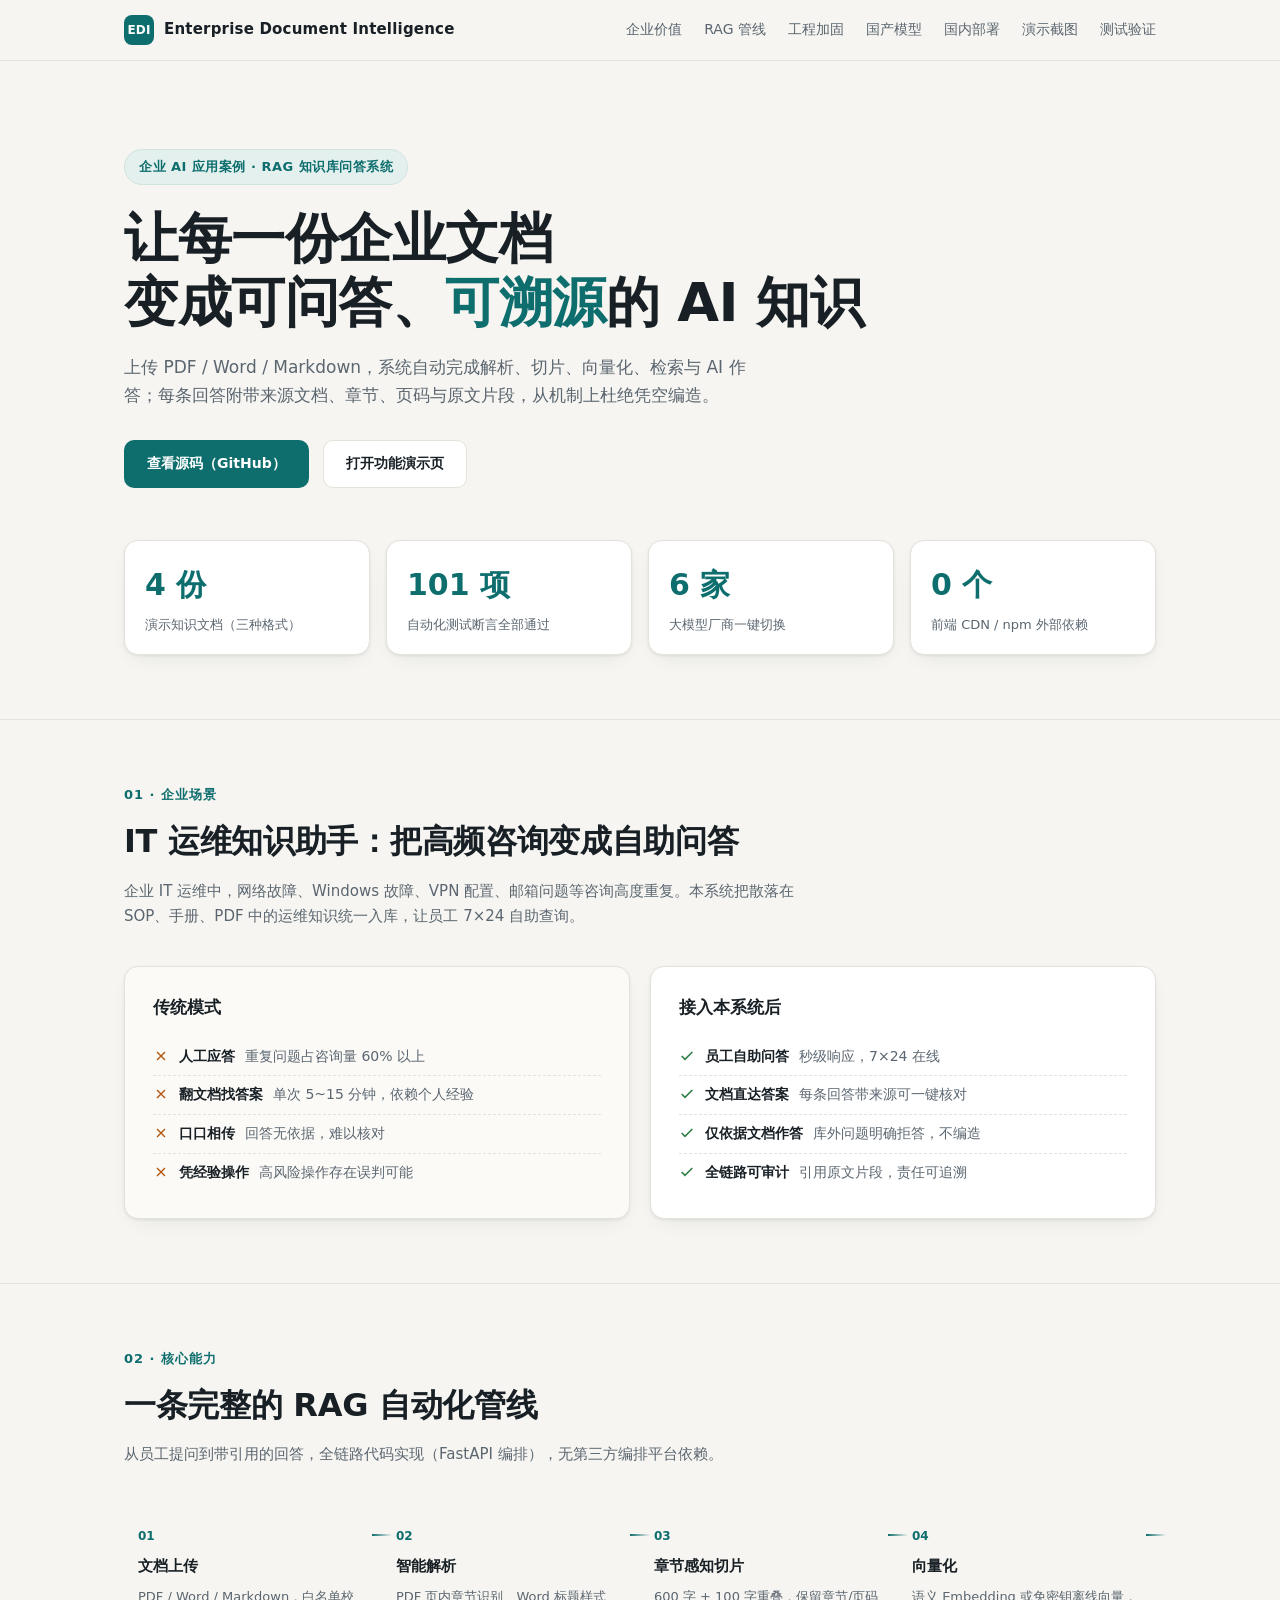
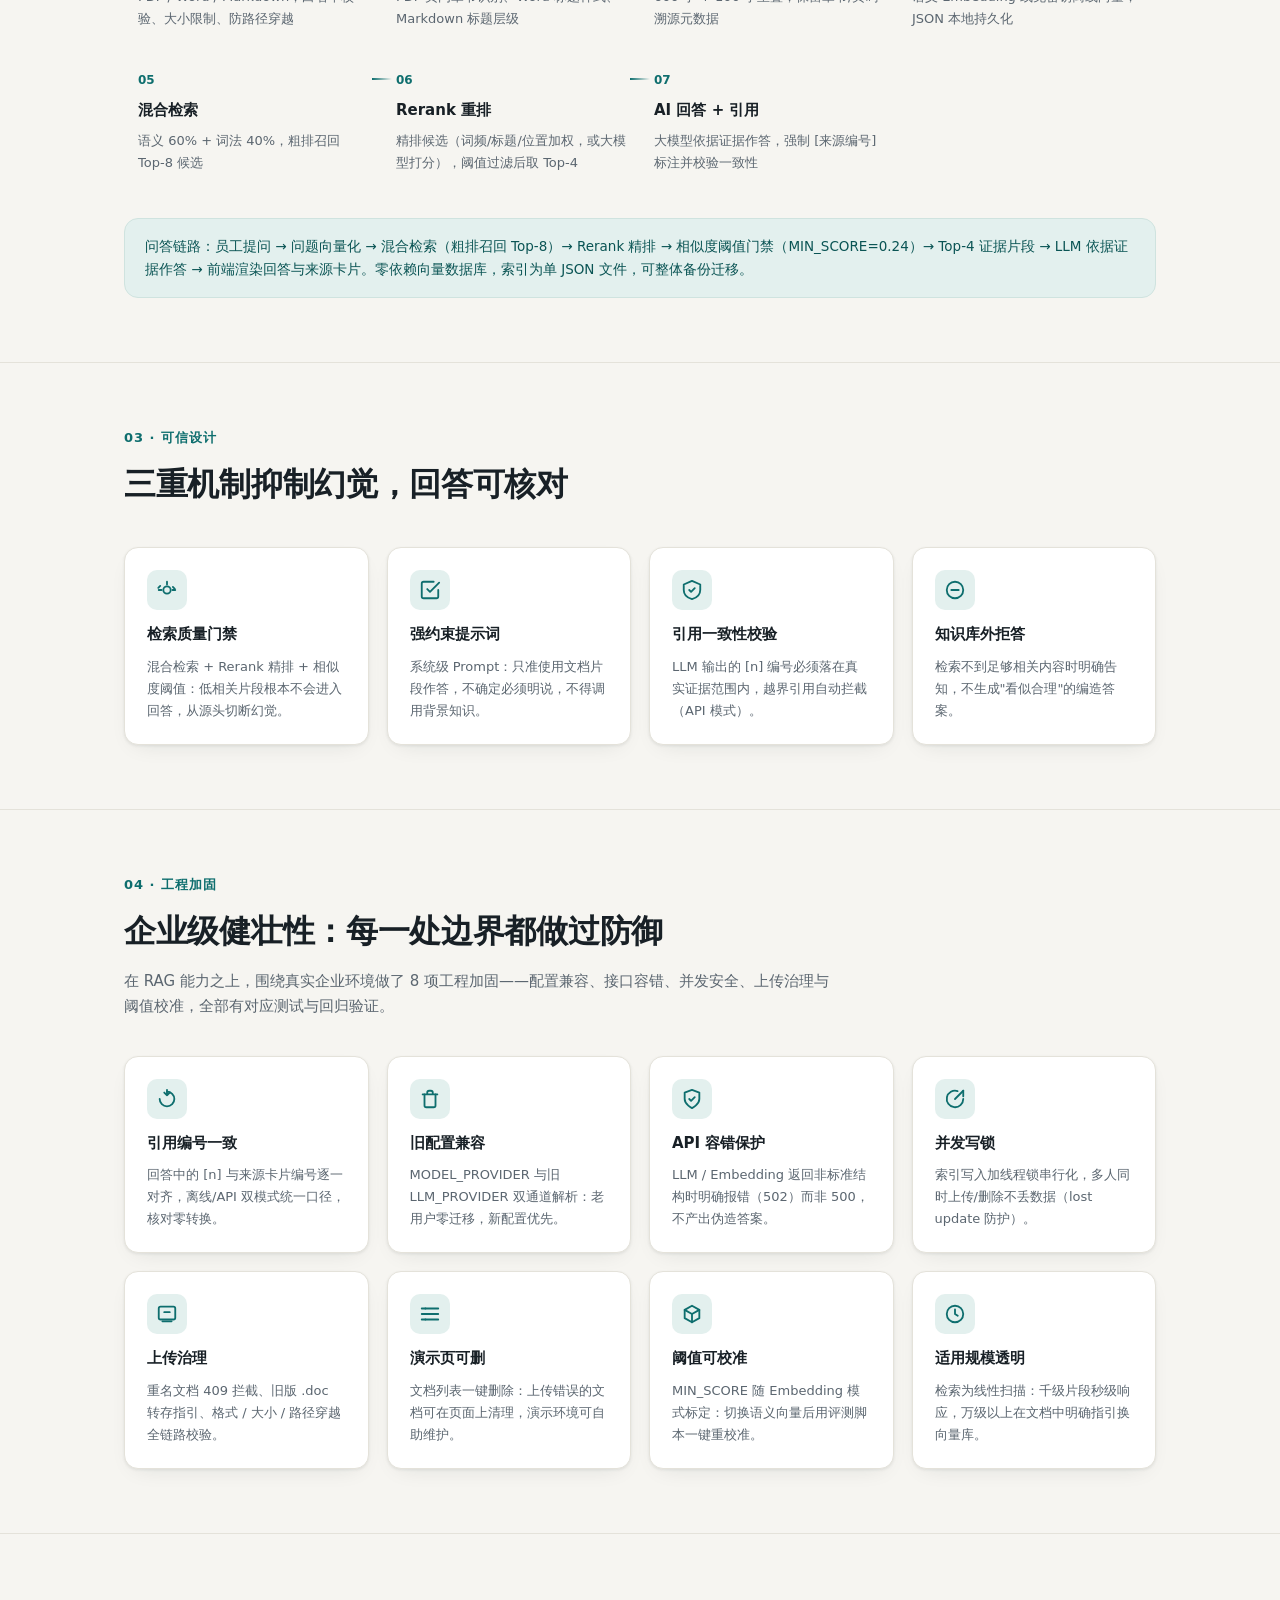
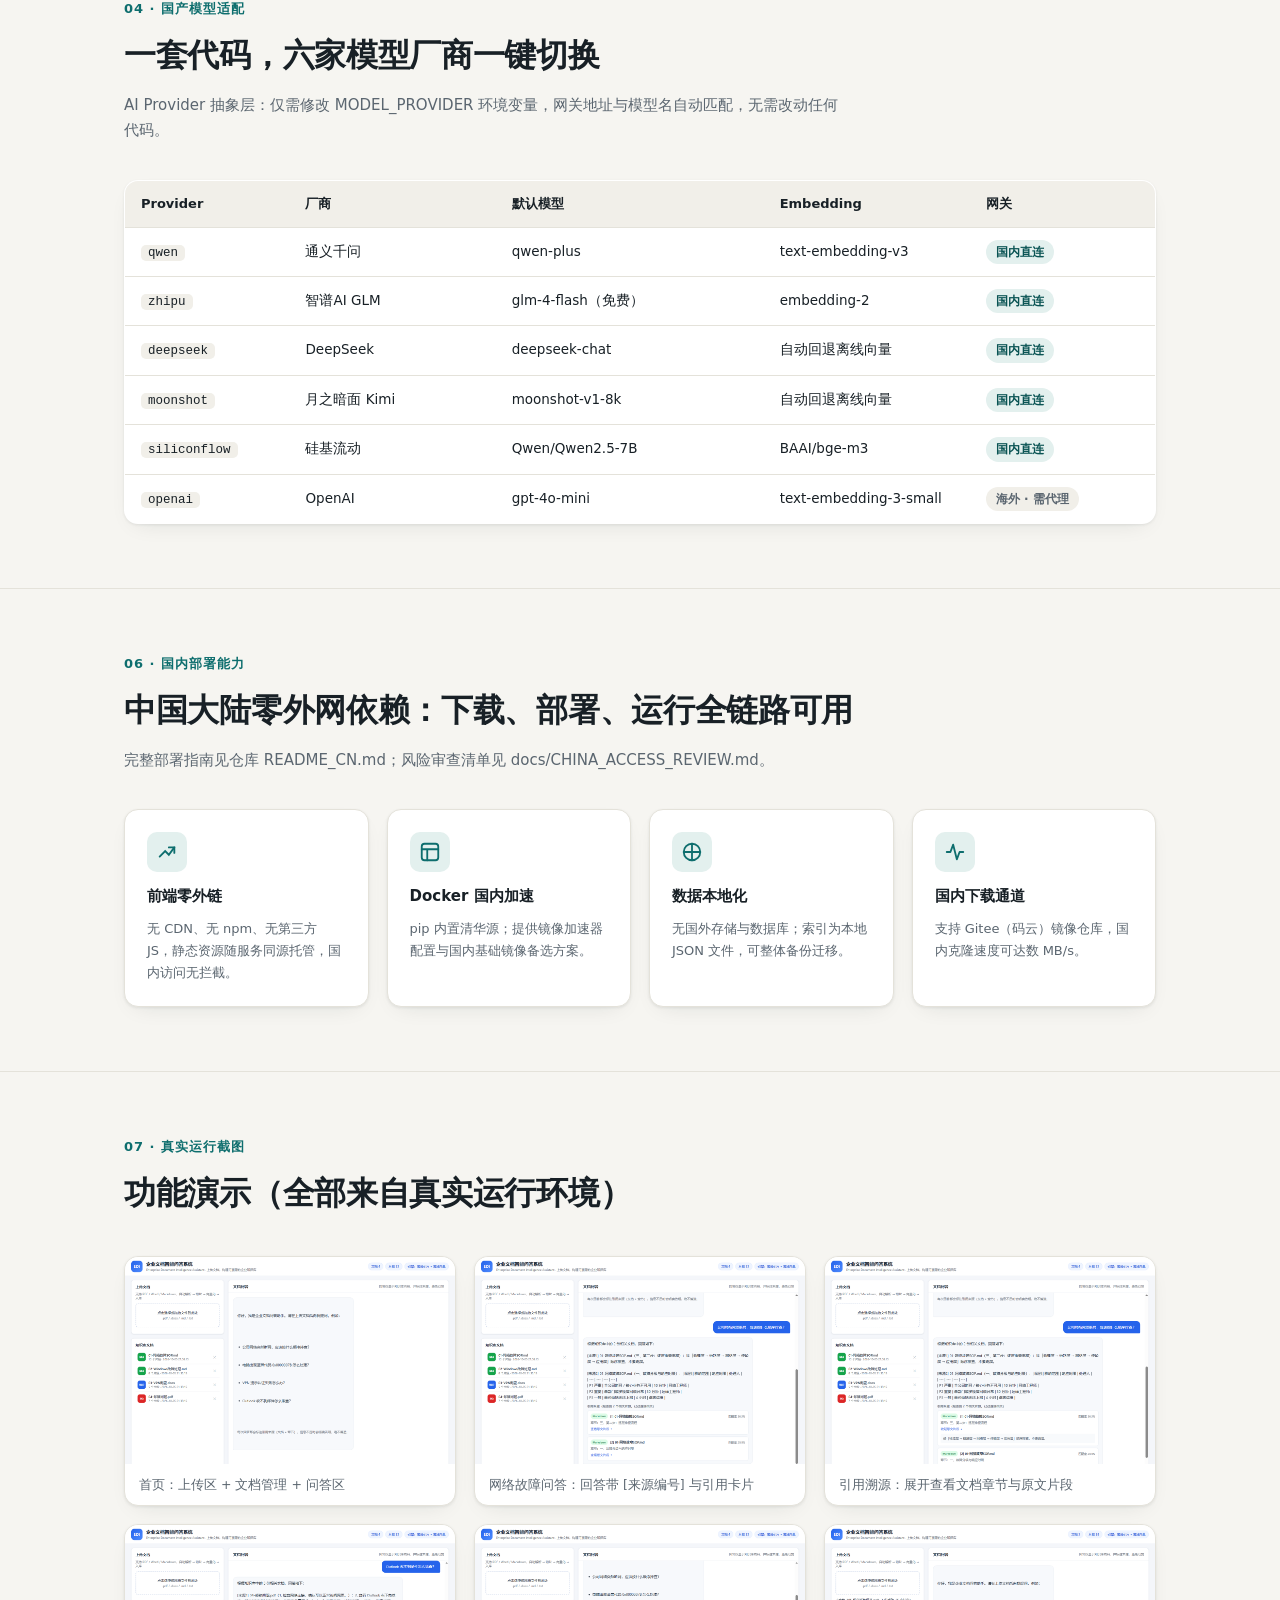
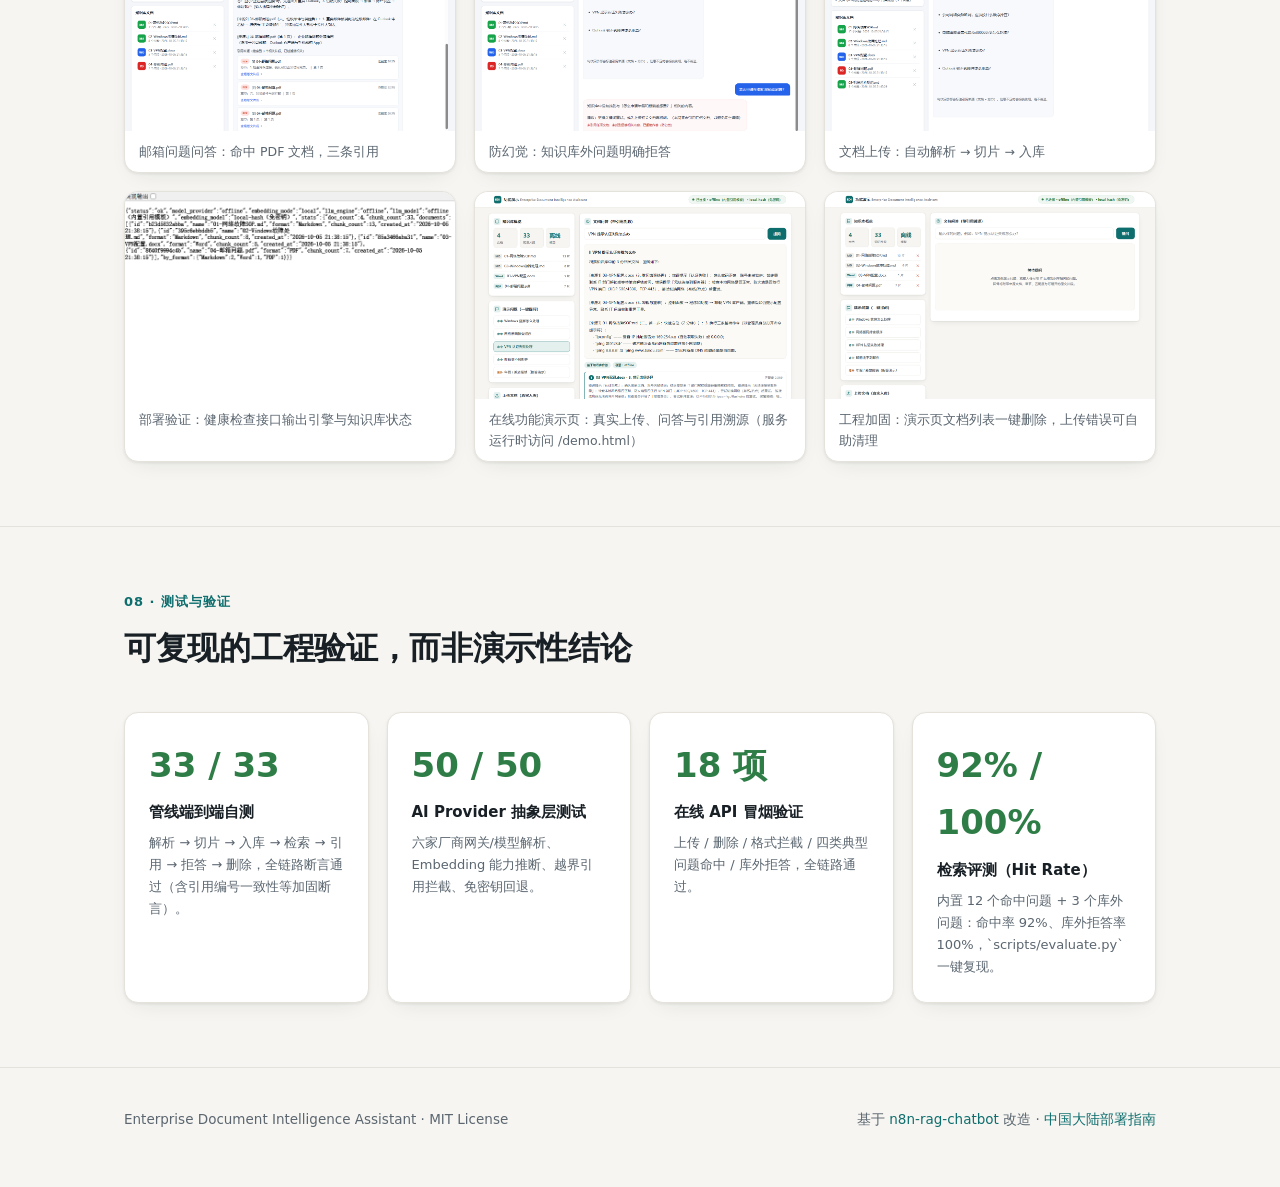
<file: showcase.html>
<!DOCTYPE html>
<html lang="zh-CN">
<head>
<meta charset="UTF-8" />
<meta name="viewport" content="width=device-width, initial-scale=1.0" />
<title>Enterprise Document Intelligence Assistant · 企业 AI 应用案例</title>
<link rel="icon" href="data:image/svg+xml,%3Csvg xmlns='http://www.w3.org/2000/svg' viewBox='0 0 32 32'%3E%3Crect width='32' height='32' rx='7' fill='%230E6E6E'/%3E%3Ctext x='16' y='22' font-size='14' font-family='sans-serif' font-weight='700' fill='white' text-anchor='middle'%3EEDI%3C/text%3E%3C/svg%3E" />
<link rel="stylesheet" href="https://miaoda.feishu.cn/fonts/css2?family=Noto+Sans+SC:wght@300;400;500;600;700;800&display=swap" />
<style>
  :root {
    --bg: #F6F5F1;
    --surface: #FFFFFF;
    --ink: #182026;
    --muted: #5B6670;
    --line: #E4E2DA;
    --accent: #0E6E6E;
    --accent-deep: #0A5454;
    --accent-soft: #E3F0EE;
    --ok: #2F7D46;
    --warn: #B45309;
    --radius: 14px;
    --shadow: 0 1px 3px rgba(24,32,38,.08), 0 8px 24px -12px rgba(24,32,38,.14);
  }
  * { margin: 0; padding: 0; box-sizing: border-box; }
  html { scroll-behavior: smooth; }
  body {
    font-family: "Noto Sans SC", "PingFang SC", "Microsoft YaHei", system-ui, sans-serif;
    background: var(--bg);
    color: var(--ink);
    line-height: 1.7;
    font-size: 15px;
    -webkit-font-smoothing: antialiased;
  }
  a { color: var(--accent); text-decoration: none; }
  a:hover { text-decoration: underline; }
  .wrap { max-width: 1080px; margin: 0 auto; padding: 0 24px; }

  /* ---------- 顶栏 ---------- */
  header.nav {
    position: sticky; top: 0; z-index: 20;
    background: rgba(246,245,241,.92); backdrop-filter: blur(8px);
    border-bottom: 1px solid var(--line);
  }
  .nav-inner { display: flex; align-items: center; justify-content: space-between; height: 60px; }
  .brand { display: flex; align-items: center; gap: 10px; font-weight: 700; letter-spacing: .2px; }
  .brand .mark {
    width: 30px; height: 30px; border-radius: 8px; background: var(--accent);
    color: #fff; display: inline-flex; align-items: center; justify-content: center;
    font-size: 12px; font-weight: 800;
  }
  nav.links { display: flex; gap: 22px; font-size: 14px; }
  nav.links a { color: var(--muted); }
  nav.links a:hover { color: var(--accent); text-decoration: none; }

  /* ---------- Hero ---------- */
  section.hero { padding: 88px 0 64px; }
  .hero .kicker {
    display: inline-flex; align-items: center; gap: 8px;
    font-size: 13px; font-weight: 600; color: var(--accent);
    background: var(--accent-soft); border: 1px solid #CFE3DF;
    padding: 6px 14px; border-radius: 999px; letter-spacing: .5px;
  }
  .hero h1 { font-size: clamp(34px, 5vw, 54px); line-height: 1.18; font-weight: 800; margin: 22px 0 18px; letter-spacing: -.5px; }
  .hero h1 em { font-style: normal; color: var(--accent); }
  .hero .sub { font-size: 17px; color: var(--muted); max-width: 640px; }
  .hero .cta-row { display: flex; gap: 14px; margin-top: 30px; flex-wrap: wrap; }
  .btn {
    display: inline-flex; align-items: center; gap: 8px;
    padding: 11px 22px; border-radius: 10px; font-weight: 600; font-size: 14px;
    border: 1px solid transparent; cursor: pointer; transition: all .18s ease;
  }
  .btn-primary { background: var(--accent); color: #fff; }
  .btn-primary:hover { background: var(--accent-deep); text-decoration: none; }
  .btn-ghost { background: var(--surface); border-color: var(--line); color: var(--ink); }
  .btn-ghost:hover { border-color: var(--accent); color: var(--accent); text-decoration: none; }
  .hero .stats { display: grid; grid-template-columns: repeat(4, 1fr); gap: 16px; margin-top: 52px; }
  .stat {
    background: var(--surface); border: 1px solid var(--line); border-radius: var(--radius);
    padding: 18px 20px; box-shadow: var(--shadow);
  }
  .stat .num { font-size: 30px; font-weight: 800; color: var(--accent); font-variant-numeric: tabular-nums; }
  .stat .lbl { font-size: 13px; color: var(--muted); margin-top: 4px; }

  /* ---------- 通用章节 ---------- */
  section.block { padding: 64px 0; border-top: 1px solid var(--line); }
  .sec-head { margin-bottom: 36px; }
  .sec-head .no { font-size: 13px; font-weight: 700; color: var(--accent); letter-spacing: 1px; }
  .sec-head h2 { font-size: clamp(24px, 3vw, 32px); font-weight: 800; margin-top: 8px; letter-spacing: -.3px; }
  .sec-head p { color: var(--muted); margin-top: 10px; max-width: 720px; }

  /* ---------- 价值对比 ---------- */
  .compare { display: grid; grid-template-columns: 1fr 1fr; gap: 20px; }
  .card {
    background: var(--surface); border: 1px solid var(--line); border-radius: var(--radius);
    padding: 26px 28px; box-shadow: var(--shadow);
  }
  .card h3 { font-size: 17px; font-weight: 700; margin-bottom: 16px; display: flex; align-items: center; gap: 10px; }
  .card ul { list-style: none; }
  .card li { display: flex; gap: 10px; padding: 7px 0; font-size: 14px; color: var(--muted); border-bottom: 1px dashed var(--line); }
  .card li:last-child { border-bottom: none; }
  .card li strong { color: var(--ink); font-weight: 600; }
  .card.old { background: #FBFAF7; }
  .card.old li::before { content: ""; flex: none; width: 16px; height: 16px; margin-top: 3px;
    background: url('data:image/svg+xml,%3Csvg xmlns="http://www.w3.org/2000/svg" viewBox="0 0 24 24" fill="none" stroke="%23B45309" stroke-width="2"%3E%3Cpath d="M18 6 6 18M6 6l12 12"/%3E%3C/svg%3E') center/contain no-repeat; }
  .card.new li::before { content: ""; flex: none; width: 16px; height: 16px; margin-top: 3px;
    background: url('data:image/svg+xml,%3Csvg xmlns="http://www.w3.org/2000/svg" viewBox="0 0 24 24" fill="none" stroke="%232F7D46" stroke-width="2.4"%3E%3Cpath d="M20 6 9 17l-5-5"/%3E%3C/svg%3E') center/contain no-repeat; }

  /* ---------- RAG 管线流程 ---------- */
  .flow { display: grid; grid-template-columns: repeat(4, 1fr); gap: 0; margin-top: 8px; }
  .flow .step { position: relative; padding: 22px 14px 18px; }
  .flow .step .idx { font-size: 12px; font-weight: 800; color: var(--accent); }
  .flow .step h4 { font-size: 15px; font-weight: 700; margin: 8px 0 6px; }
  .flow .step p { font-size: 13px; color: var(--muted); }
  .flow .step::after {
    content: ""; position: absolute; right: -10px; top: 30px; width: 20px; height: 2px;
    background: linear-gradient(90deg, var(--accent), transparent);
  }
  .flow .step:last-child::after { display: none; }
  .pipeline-note {
    margin-top: 26px; background: var(--accent-soft); border: 1px solid #CFE3DF;
    border-radius: var(--radius); padding: 16px 20px; font-size: 13.5px; color: var(--accent-deep);
  }

  /* ---------- 防幻觉 ---------- */
  .grid4 { display: grid; grid-template-columns: repeat(4, 1fr); gap: 18px; }
  .mini { background: var(--surface); border: 1px solid var(--line); border-radius: var(--radius); padding: 22px; box-shadow: var(--shadow); }
  .mini h4 { font-size: 15px; font-weight: 700; margin: 12px 0 8px; }
  .mini p { font-size: 13px; color: var(--muted); }
  .mini .ic { width: 40px; height: 40px; border-radius: 10px; display: inline-flex; align-items: center; justify-content: center; background: var(--accent-soft); }

  /* ---------- 表格 ---------- */
  table { width: 100%; border-collapse: collapse; table-layout: fixed; background: var(--surface); border: 1px solid var(--line); border-radius: var(--radius); overflow: hidden; box-shadow: var(--shadow); }
  thead th { background: #F1EFE9; text-align: left; font-size: 13px; font-weight: 700; padding: 12px 16px; border-bottom: 1px solid var(--line); }
  tbody td { padding: 12px 16px; font-size: 13.5px; border-bottom: 1px solid var(--line); vertical-align: top; }
  tbody tr:last-child td { border-bottom: none; }
  td .mono { font-family: Consolas, "Courier New", monospace; font-size: 12.5px; background: #F1EFE9; border-radius: 5px; padding: 1px 7px; }
  .pill { display: inline-block; font-size: 12px; font-weight: 600; padding: 2px 10px; border-radius: 999px; background: var(--accent-soft); color: var(--accent-deep); }
  .pill.off { background: #F1EFE9; color: var(--muted); }

  /* ---------- 截图画廊 ---------- */
  .gallery { display: grid; grid-template-columns: repeat(3, 1fr); gap: 18px; }
  .shot { border: 1px solid var(--line); border-radius: var(--radius); overflow: hidden; background: var(--surface); box-shadow: var(--shadow); }
  .shot img { width: 100%; display: block; aspect-ratio: 16/10; object-fit: cover; object-position: top; }
  .shot .cap { padding: 10px 14px; font-size: 12.5px; color: var(--muted); }

  /* ---------- 测试指标 ---------- */
  .tests { display: grid; grid-template-columns: repeat(4, 1fr); gap: 18px; }
  .tcard { background: var(--surface); border: 1px solid var(--line); border-radius: var(--radius); padding: 24px; box-shadow: var(--shadow); }
  .tcard .rate { font-size: 34px; font-weight: 800; color: var(--ok); font-variant-numeric: tabular-nums; }
  .tcard .name { font-weight: 700; margin-top: 6px; }
  .tcard .desc { font-size: 13px; color: var(--muted); margin-top: 6px; }

  /* ---------- Footer ---------- */
  footer { border-top: 1px solid var(--line); padding: 40px 0 56px; color: var(--muted); font-size: 13.5px; }
  footer .wrap { display: flex; justify-content: space-between; gap: 20px; flex-wrap: wrap; }
  footer a { color: var(--accent); }

  /* ---------- Toast ---------- */
  #toast {
    position: fixed; left: 50%; bottom: 32px; transform: translateX(-50%) translateY(20px);
    background: var(--ink); color: #fff; padding: 12px 22px; border-radius: 10px;
    font-size: 13.5px; opacity: 0; pointer-events: none; transition: all .25s ease; z-index: 99;
    max-width: 86vw;
  }
  #toast.show { opacity: 1; transform: translateX(-50%) translateY(0); }

  /* ---------- 响应式 ---------- */
  @media (max-width: 900px) {
    body { font-size: 16px; }
    .hero .stats { grid-template-columns: repeat(2, 1fr); }
    .flow { grid-template-columns: repeat(2, 1fr); }
    .flow .step::after { display: none; }
    .flow .step p { font-size: 14px; }
    .mini p { font-size: 14px; }
    .card li { font-size: 15px; }
    .grid4 { grid-template-columns: repeat(2, 1fr); }
    .gallery { grid-template-columns: repeat(2, 1fr); }
    .tests { grid-template-columns: repeat(2, 1fr); }
    .compare { grid-template-columns: 1fr; }
    nav.links { display: none; }
    /* 窄屏表格改横向滚动，避免列挤压重叠 */
    .wrap > table { display: block; overflow-x: auto; white-space: nowrap; }
  }
  @media (max-width: 560px) {
    .grid4 { grid-template-columns: 1fr; }
    .gallery { grid-template-columns: 1fr; }
    .tests { grid-template-columns: 1fr; }
    .hero { padding: 60px 0 44px; }
  }
  @media (prefers-reduced-motion: reduce) {
    html { scroll-behavior: auto; }
  }
</style>
</head>
<body>

<!-- ===== 顶栏 ===== -->
<header class="nav">
  <div class="wrap nav-inner">
    <div class="brand"><span class="mark">EDI</span> Enterprise Document Intelligence</div>
    <nav class="links">
      <a href="#value">企业价值</a>
      <a href="#pipeline">RAG 管线</a>
      <a href="#hardening">工程加固</a>
      <a href="#models">国产模型</a>
      <a href="#deploy">国内部署</a>
      <a href="#gallery">演示截图</a>
      <a href="#tests">测试验证</a>
    </nav>
  </div>
</header>

<!-- ===== Hero ===== -->
<section class="hero">
  <div class="wrap">
    <span class="kicker">企业 AI 应用案例 · RAG 知识库问答系统</span>
    <h1>让每一份企业文档<br />变成可问答、<em>可溯源</em>的 AI 知识</h1>
    <p class="sub">上传 PDF / Word / Markdown，系统自动完成解析、切片、向量化、检索与 AI 作答；每条回答附带来源文档、章节、页码与原文片段，从机制上杜绝凭空编造。</p>
    <div class="cta-row">
      <a class="btn btn-primary" href="https://github.com/xingjianlu573-dot/qiyewengdiangznkwengda" target="_blank" rel="noopener">
        查看源码（GitHub）
      </a>
      <button class="btn btn-ghost" id="btn-demo">打开功能演示页</button>
    </div>
    <div class="stats">
      <div class="stat"><div class="num">4 份</div><div class="lbl">演示知识文档（三种格式）</div></div>
      <div class="stat"><div class="num">101 项</div><div class="lbl">自动化测试断言全部通过</div></div>
      <div class="stat"><div class="num">6 家</div><div class="lbl">大模型厂商一键切换</div></div>
      <div class="stat"><div class="num">0 个</div><div class="lbl">前端 CDN / npm 外部依赖</div></div>
    </div>
  </div>
</section>

<!-- ===== 企业价值 ===== -->
<section class="block" id="value">
  <div class="wrap">
    <div class="sec-head">
      <div class="no">01 · 企业场景</div>
      <h2>IT 运维知识助手：把高频咨询变成自助问答</h2>
      <p>企业 IT 运维中，网络故障、Windows 故障、VPN 配置、邮箱问题等咨询高度重复。本系统把散落在 SOP、手册、PDF 中的运维知识统一入库，让员工 7×24 自助查询。</p>
    </div>
    <div class="compare">
      <div class="card old">
        <h3>传统模式</h3>
        <ul>
          <li><strong>人工应答</strong> 重复问题占咨询量 60% 以上</li>
          <li><strong>翻文档找答案</strong> 单次 5~15 分钟，依赖个人经验</li>
          <li><strong>口口相传</strong> 回答无依据，难以核对</li>
          <li><strong>凭经验操作</strong> 高风险操作存在误判可能</li>
        </ul>
      </div>
      <div class="card new">
        <h3>接入本系统后</h3>
        <ul>
          <li><strong>员工自助问答</strong> 秒级响应，7×24 在线</li>
          <li><strong>文档直达答案</strong> 每条回答带来源可一键核对</li>
          <li><strong>仅依据文档作答</strong> 库外问题明确拒答，不编造</li>
          <li><strong>全链路可审计</strong> 引用原文片段，责任可追溯</li>
        </ul>
      </div>
    </div>
  </div>
</section>

<!-- ===== RAG 管线 ===== -->
<section class="block" id="pipeline">
  <div class="wrap">
    <div class="sec-head">
      <div class="no">02 · 核心能力</div>
      <h2>一条完整的 RAG 自动化管线</h2>
      <p>从员工提问到带引用的回答，全链路代码实现（FastAPI 编排），无第三方编排平台依赖。</p>
    </div>
    <div class="flow">
      <div class="step"><div class="idx">01</div><h4>文档上传</h4><p>PDF / Word / Markdown，白名单校验、大小限制、防路径穿越</p></div>
      <div class="step"><div class="idx">02</div><h4>智能解析</h4><p>PDF 页内章节识别、Word 标题样式、Markdown 标题层级</p></div>
      <div class="step"><div class="idx">03</div><h4>章节感知切片</h4><p>600 字 + 100 字重叠，保留章节/页码溯源元数据</p></div>
      <div class="step"><div class="idx">04</div><h4>向量化</h4><p>语义 Embedding 或免密钥离线向量，JSON 本地持久化</p></div>
      <div class="step"><div class="idx">05</div><h4>混合检索</h4><p>语义 60% + 词法 40%，粗排召回 Top-8 候选</p></div>
      <div class="step"><div class="idx">06</div><h4>Rerank 重排</h4><p>精排候选（词频/标题/位置加权，或大模型打分），阈值过滤后取 Top-4</p></div>
      <div class="step"><div class="idx">07</div><h4>AI 回答 + 引用</h4><p>大模型依据证据作答，强制 [来源编号] 标注并校验一致性</p></div>
    </div>
    <div class="pipeline-note">问答链路：员工提问 → 问题向量化 → 混合检索（粗排召回 Top-8）→ Rerank 精排 → 相似度阈值门禁（MIN_SCORE=0.24）→ Top-4 证据片段 → LLM 依据证据作答 → 前端渲染回答与来源卡片。零依赖向量数据库，索引为单 JSON 文件，可整体备份迁移。</div>
  </div>
</section>

<!-- ===== 防幻觉 ===== -->
<section class="block">
  <div class="wrap">
    <div class="sec-head">
      <div class="no">03 · 可信设计</div>
      <h2>三重机制抑制幻觉，回答可核对</h2>
    </div>
    <div class="grid4">
      <div class="mini">
        <span class="ic"><svg width="22" height="22" viewBox="0 0 24 24" fill="none" stroke="#0E6E6E" stroke-width="2" stroke-linecap="round"><path d="M12 3v3m6.4 2.6 2.1 2.1M21 12h-3M4.6 7.6 2.5 9.7M3 12h3"/><circle cx="12" cy="12" r="4"/></svg></span>
        <h4>检索质量门禁</h4>
        <p>混合检索 + Rerank 精排 + 相似度阈值：低相关片段根本不会进入回答，从源头切断幻觉。</p>
      </div>
      <div class="mini">
        <span class="ic"><svg width="22" height="22" viewBox="0 0 24 24" fill="none" stroke="#0E6E6E" stroke-width="2" stroke-linecap="round" stroke-linejoin="round"><path d="M9 11l3 3L22 4"/><path d="M21 12v7a2 2 0 0 1-2 2H5a2 2 0 0 1-2-2V5a2 2 0 0 1 2-2h11"/></svg></span>
        <h4>强约束提示词</h4>
        <p>系统级 Prompt：只准使用文档片段作答，不确定必须明说，不得调用背景知识。</p>
      </div>
      <div class="mini">
        <span class="ic"><svg width="22" height="22" viewBox="0 0 24 24" fill="none" stroke="#0E6E6E" stroke-width="2" stroke-linecap="round" stroke-linejoin="round"><path d="M12 2 3 6v6c0 5 3.8 8.5 9 10 5.2-1.5 9-5 9-10V6z"/><path d="M9 12l2 2 4-4"/></svg></span>
        <h4>引用一致性校验</h4>
        <p>LLM 输出的 [n] 编号必须落在真实证据范围内，越界引用自动拦截（API 模式）。</p>
      </div>
      <div class="mini">
        <span class="ic"><svg width="22" height="22" viewBox="0 0 24 24" fill="none" stroke="#0E6E6E" stroke-width="2" stroke-linecap="round" stroke-linejoin="round"><circle cx="12" cy="12" r="9"/><path d="M8 12h8"/></svg></span>
        <h4>知识库外拒答</h4>
        <p>检索不到足够相关内容时明确告知，不生成"看似合理"的编造答案。</p>
      </div>
    </div>
  </div>
</section>

<!-- ===== 工程加固 ===== -->
<section class="block" id="hardening">
  <div class="wrap">
    <div class="sec-head">
      <div class="no">04 · 工程加固</div>
      <h2>企业级健壮性：每一处边界都做过防御</h2>
      <p>在 RAG 能力之上，围绕真实企业环境做了 8 项工程加固——配置兼容、接口容错、并发安全、上传治理与阈值校准，全部有对应测试与回归验证。</p>
    </div>
    <div class="grid4">
      <div class="mini">
        <span class="ic"><svg width="22" height="22" viewBox="0 0 24 24" fill="none" stroke="#0E6E6E" stroke-width="2" stroke-linecap="round" stroke-linejoin="round"><path d="M12 2v6m0 0 3-3m-3 3L9 5"/><path d="M4 12a8 8 0 1 0 16 0 8 8 0 0 0-8-8"/></svg></span>
        <h4>引用编号一致</h4>
        <p>回答中的 [n] 与来源卡片编号逐一对齐，离线/API 双模式统一口径，核对零转换。</p>
      </div>
      <div class="mini">
        <span class="ic"><svg width="22" height="22" viewBox="0 0 24 24" fill="none" stroke="#0E6E6E" stroke-width="2" stroke-linecap="round" stroke-linejoin="round"><path d="M4 7h16M9 7V5a2 2 0 0 1 2-2h2a2 2 0 0 1 2 2v2"/><path d="M6 7v12a2 2 0 0 0 2 2h8a2 2 0 0 0 2-2V7"/></svg></span>
        <h4>旧配置兼容</h4>
        <p>MODEL_PROVIDER 与旧 LLM_PROVIDER 双通道解析：老用户零迁移，新配置优先。</p>
      </div>
      <div class="mini">
        <span class="ic"><svg width="22" height="22" viewBox="0 0 24 24" fill="none" stroke="#0E6E6E" stroke-width="2" stroke-linecap="round" stroke-linejoin="round"><path d="M12 22s8-4 8-10V5l-8-3-8 3v7c0 6 8 10 8 10z"/><path d="M9 12l2 2 4-4"/></svg></span>
        <h4>API 容错保护</h4>
        <p>LLM / Embedding 返回非标准结构时明确报错（502）而非 500，不产出伪造答案。</p>
      </div>
      <div class="mini">
        <span class="ic"><svg width="22" height="22" viewBox="0 0 24 24" fill="none" stroke="#0E6E6E" stroke-width="2" stroke-linecap="round" stroke-linejoin="round"><path d="M21 12a9 9 0 1 1-6.2-8.6"/><path d="M21 3l-9 9"/><path d="M21 3v6"/></svg></span>
        <h4>并发写锁</h4>
        <p>索引写入加线程锁串行化，多人同时上传/删除不丢数据（lost update 防护）。</p>
      </div>
      <div class="mini">
        <span class="ic"><svg width="22" height="22" viewBox="0 0 24 24" fill="none" stroke="#0E6E6E" stroke-width="2" stroke-linecap="round" stroke-linejoin="round"><rect x="3" y="4" width="18" height="14" rx="2"/><path d="M7 20h10"/><path d="M9 10h6"/></svg></span>
        <h4>上传治理</h4>
        <p>重名文档 409 拦截、旧版 .doc 转存指引、格式 / 大小 / 路径穿越全链路校验。</p>
      </div>
      <div class="mini">
        <span class="ic"><svg width="22" height="22" viewBox="0 0 24 24" fill="none" stroke="#0E6E6E" stroke-width="2" stroke-linecap="round" stroke-linejoin="round"><path d="M3 6h18M3 12h18M3 18h18"/><path d="M7 6v.01M7 12v.01M7 18v.01"/></svg></span>
        <h4>演示页可删</h4>
        <p>文档列表一键删除：上传错误的文档可在页面上清理，演示环境可自助维护。</p>
      </div>
      <div class="mini">
        <span class="ic"><svg width="22" height="22" viewBox="0 0 24 24" fill="none" stroke="#0E6E6E" stroke-width="2" stroke-linecap="round" stroke-linejoin="round"><path d="M12 3l8 4.5v9L12 21l-8-4.5v-9z"/><path d="M12 12l8-4.5M12 12v9M12 12L4 7.5"/></svg></span>
        <h4>阈值可校准</h4>
        <p>MIN_SCORE 随 Embedding 模式标定：切换语义向量后用评测脚本一键重校准。</p>
      </div>
      <div class="mini">
        <span class="ic"><svg width="22" height="22" viewBox="0 0 24 24" fill="none" stroke="#0E6E6E" stroke-width="2" stroke-linecap="round" stroke-linejoin="round"><circle cx="12" cy="12" r="9"/><path d="M12 7v5l3 2"/></svg></span>
        <h4>适用规模透明</h4>
        <p>检索为线性扫描：千级片段秒级响应，万级以上在文档中明确指引换向量库。</p>
      </div>
    </div>
  </div>
</section>

<!-- ===== 国产模型 ===== -->
<section class="block" id="models">
  <div class="wrap">
    <div class="sec-head">
      <div class="no">04 · 国产模型适配</div>
      <h2>一套代码，六家模型厂商一键切换</h2>
      <p>AI Provider 抽象层：仅需修改 <span class="mono">MODEL_PROVIDER</span> 环境变量，网关地址与模型名自动匹配，无需改动任何代码。</p>
    </div>
    <table>
      <colgroup><col style="width:16%"><col style="width:20%"><col style="width:26%"><col style="width:20%"><col style="width:18%"></colgroup>
      <thead><tr><th>Provider</th><th>厂商</th><th>默认模型</th><th>Embedding</th><th>网关</th></tr></thead>
      <tbody>
        <tr><td><span class="mono">qwen</span></td><td>通义千问</td><td>qwen-plus</td><td>text-embedding-v3</td><td><span class="pill">国内直连</span></td></tr>
        <tr><td><span class="mono">zhipu</span></td><td>智谱AI GLM</td><td>glm-4-flash（免费）</td><td>embedding-2</td><td><span class="pill">国内直连</span></td></tr>
        <tr><td><span class="mono">deepseek</span></td><td>DeepSeek</td><td>deepseek-chat</td><td>自动回退离线向量</td><td><span class="pill">国内直连</span></td></tr>
        <tr><td><span class="mono">moonshot</span></td><td>月之暗面 Kimi</td><td>moonshot-v1-8k</td><td>自动回退离线向量</td><td><span class="pill">国内直连</span></td></tr>
        <tr><td><span class="mono">siliconflow</span></td><td>硅基流动</td><td>Qwen/Qwen2.5-7B</td><td>BAAI/bge-m3</td><td><span class="pill">国内直连</span></td></tr>
        <tr><td><span class="mono">openai</span></td><td>OpenAI</td><td>gpt-4o-mini</td><td>text-embedding-3-small</td><td><span class="pill off">海外 · 需代理</span></td></tr>
      </tbody>
    </table>
  </div>
</section>

<!-- ===== 国内部署 ===== -->
<section class="block" id="deploy">
  <div class="wrap">
    <div class="sec-head">
      <div class="no">06 · 国内部署能力</div>
      <h2>中国大陆零外网依赖：下载、部署、运行全链路可用</h2>
      <p>完整部署指南见仓库 <span class="mono">README_CN.md</span>；风险审查清单见 <span class="mono">docs/CHINA_ACCESS_REVIEW.md</span>。</p>
    </div>
    <div class="grid4">
      <div class="mini">
        <span class="ic"><svg width="22" height="22" viewBox="0 0 24 24" fill="none" stroke="#0E6E6E" stroke-width="2" stroke-linecap="round"><path d="M4 17l6-6 4 4 6-8"/><path d="M14 7h6v6"/></svg></span>
        <h4>前端零外链</h4>
        <p>无 CDN、无 npm、无第三方 JS，静态资源随服务同源托管，国内访问无拦截。</p>
      </div>
      <div class="mini">
        <span class="ic"><svg width="22" height="22" viewBox="0 0 24 24" fill="none" stroke="#0E6E6E" stroke-width="2" stroke-linecap="round" stroke-linejoin="round"><rect x="3" y="3" width="18" height="18" rx="3"/><path d="M3 9h18M9 21V9"/></svg></span>
        <h4>Docker 国内加速</h4>
        <p>pip 内置清华源；提供镜像加速器配置与国内基础镜像备选方案。</p>
      </div>
      <div class="mini">
        <span class="ic"><svg width="22" height="22" viewBox="0 0 24 24" fill="none" stroke="#0E6E6E" stroke-width="2" stroke-linecap="round" stroke-linejoin="round"><path d="M12 3v18M3 12h18"/><circle cx="12" cy="12" r="9"/></svg></span>
        <h4>数据本地化</h4>
        <p>无国外存储与数据库；索引为本地 JSON 文件，可整体备份迁移。</p>
      </div>
      <div class="mini">
        <span class="ic"><svg width="22" height="22" viewBox="0 0 24 24" fill="none" stroke="#0E6E6E" stroke-width="2" stroke-linecap="round" stroke-linejoin="round"><path d="M3 12h4l3-8 4 16 3-8h4"/></svg></span>
        <h4>国内下载通道</h4>
        <p>支持 Gitee（码云）镜像仓库，国内克隆速度可达数 MB/s。</p>
      </div>
    </div>
  </div>
</section>

<!-- ===== 演示截图 ===== -->
<section class="block" id="gallery">
  <div class="wrap">
    <div class="sec-head">
      <div class="no">07 · 真实运行截图</div>
      <h2>功能演示（全部来自真实运行环境）</h2>
    </div>
    <div class="gallery">
      <figure class="shot"><img src="docs/screenshots/01-home.png" alt="系统首页与知识库概览" loading="lazy" /><figcaption class="cap">首页：上传区 + 文档管理 + 问答区</figcaption></figure>
      <figure class="shot"><img src="docs/screenshots/02-chat-answer-network.png" alt="网络故障问答带引用卡片" loading="lazy" /><figcaption class="cap">网络故障问答：回答带 [来源编号] 与引用卡片</figcaption></figure>
      <figure class="shot"><img src="docs/screenshots/03-citation-source.png" alt="引用原文片段展开" loading="lazy" /><figcaption class="cap">引用溯源：展开查看文档章节与原文片段</figcaption></figure>
      <figure class="shot"><img src="docs/screenshots/04-chat-answer-mail.png" alt="Outlook 邮箱问题问答" loading="lazy" /><figcaption class="cap">邮箱问题问答：命中 PDF 文档，三条引用</figcaption></figure>
      <figure class="shot"><img src="docs/screenshots/05-hallucination-rejection.png" alt="库外问题拒答演示" loading="lazy" /><figcaption class="cap">防幻觉：知识库外问题明确拒答</figcaption></figure>
      <figure class="shot"><img src="docs/screenshots/06-upload-document.png" alt="文档上传入库演示" loading="lazy" /><figcaption class="cap">文档上传：自动解析 → 切片 → 入库</figcaption></figure>
      <figure class="shot"><img src="docs/screenshots/07-deploy-health.png" alt="部署健康检查接口" loading="lazy" /><figcaption class="cap">部署验证：健康检查接口输出引擎与知识库状态</figcaption></figure>
      <figure class="shot"><img src="docs/screenshots/08-demo-page.png" alt="在线功能演示页" loading="lazy" /><figcaption class="cap">在线功能演示页：真实上传、问答与引用溯源（服务运行时访问 /demo.html）</figcaption></figure>
      <figure class="shot"><img src="docs/screenshots/09-delete-button.png" alt="演示页文档删除按钮" loading="lazy" /><figcaption class="cap">工程加固：演示页文档列表一键删除，上传错误可自助清理</figcaption></figure>
    </div>
  </div>
</section>

<!-- ===== 测试验证 ===== -->
<section class="block" id="tests">
  <div class="wrap">
    <div class="sec-head">
      <div class="no">08 · 测试与验证</div>
      <h2>可复现的工程验证，而非演示性结论</h2>
    </div>
    <div class="tests">
      <div class="tcard"><div class="rate">33 / 33</div><div class="name">管线端到端自测</div><div class="desc">解析 → 切片 → 入库 → 检索 → 引用 → 拒答 → 删除，全链路断言通过（含引用编号一致性等加固断言）。</div></div>
      <div class="tcard"><div class="rate">50 / 50</div><div class="name">AI Provider 抽象层测试</div><div class="desc">六家厂商网关/模型解析、Embedding 能力推断、越界引用拦截、免密钥回退。</div></div>
      <div class="tcard"><div class="rate">18 项</div><div class="name">在线 API 冒烟验证</div><div class="desc">上传 / 删除 / 格式拦截 / 四类典型问题命中 / 库外拒答，全链路通过。</div></div>
      <div class="tcard"><div class="rate">92% / 100%</div><div class="name">检索评测（Hit Rate）</div><div class="desc">内置 12 个命中问题 + 3 个库外问题：命中率 92%、库外拒答率 100%，`scripts/evaluate.py` 一键复现。</div></div>
    </div>
  </div>
</section>

<!-- ===== Footer ===== -->
<footer>
  <div class="wrap">
    <div>Enterprise Document Intelligence Assistant · MIT License</div>
    <div>基于 <a href="https://github.com/syedshahidashiqali/n8n-rag-chatbot" target="_blank" rel="noopener">n8n-rag-chatbot</a> 改造 · <a href="README_CN.md">中国大陆部署指南</a></div>
  </div>
</footer>

<div id="toast" role="status"></div>

<script>
(function () {
  "use strict";
  var toast = document.getElementById("toast");
  var timer = null;
  function show(msg) {
    toast.textContent = msg;
    toast.classList.add("show");
    clearTimeout(timer);
    timer = setTimeout(function () { toast.classList.remove("show"); }, 4200);
  }
  document.getElementById("btn-demo").addEventListener("click", function () {
    // 本地后端运行时进入真实功能演示页；线上环境跳转到已发布的在线演示页（可点击、可交互）
    if (location.protocol === "http:" && /(localhost|127\.0\.0\.1)/.test(location.host)) {
      location.href = "/demo.html";
      return;
    }
    location.href = "https://4kysy3b9xsj4q.doubaoapps.com/app/app_17ft55416rc";
  });
})();
</script>
</body>
</html>
</file>
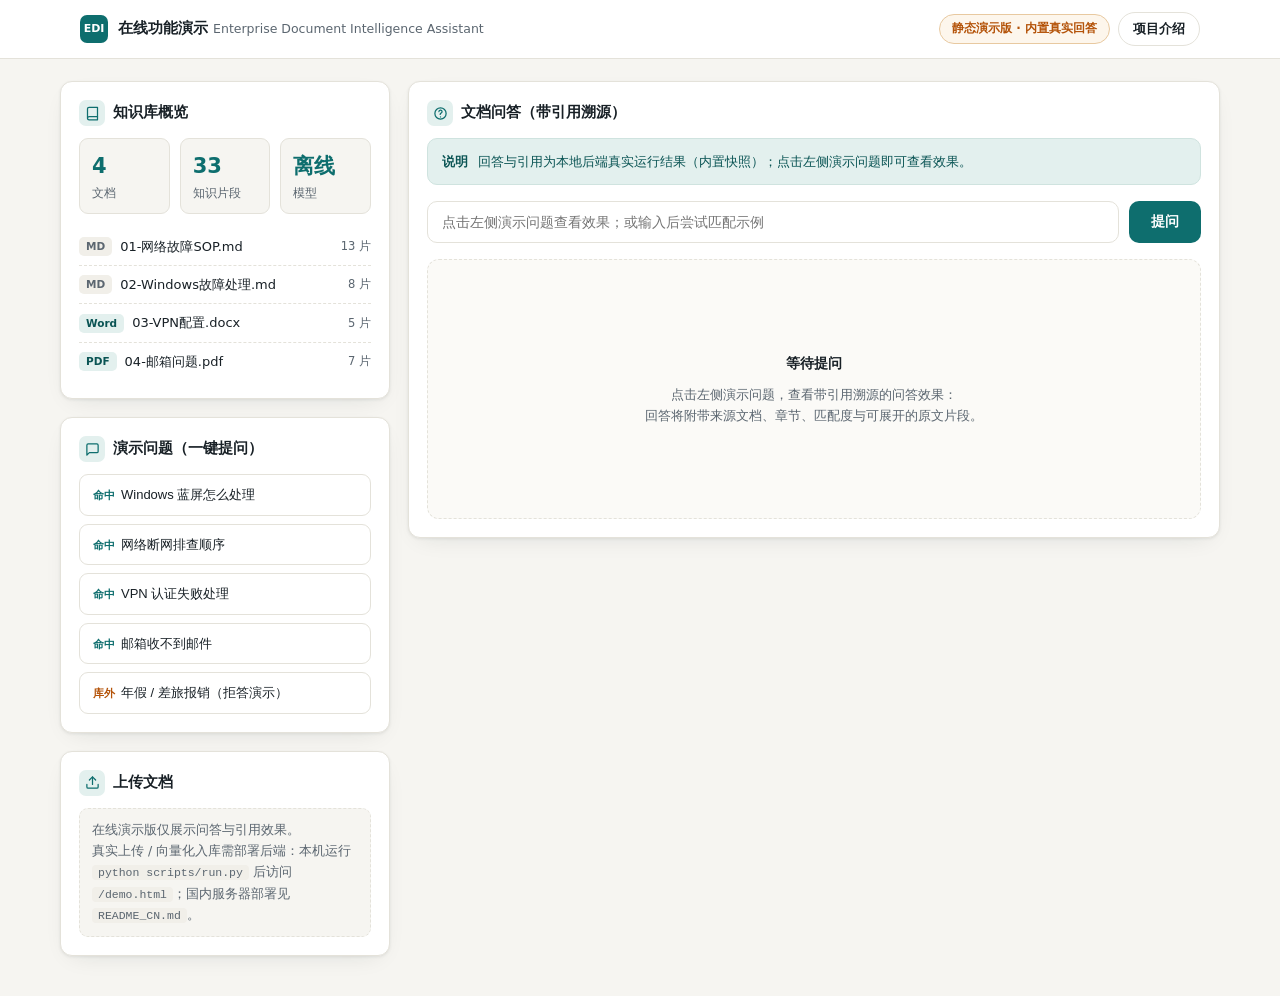
<file: static/demo-online.html>
<!DOCTYPE html>
<html lang="zh-CN">
<head>
<meta charset="UTF-8" />
<meta name="viewport" content="width=device-width, initial-scale=1.0" />
<title>在线功能演示 · Enterprise Document Intelligence Assistant</title>
<link rel="icon" href="data:image/svg+xml,%3Csvg xmlns='http://www.w3.org/2000/svg' viewBox='0 0 32 32'%3E%3Crect width='32' height='32' rx='7' fill='%230E6E6E'/%3E%3Ctext x='16' y='22' font-size='14' font-family='sans-serif' font-weight='700' fill='white' text-anchor='middle'%3EEDI%3C/text%3E%3C/svg%3E" />
<style>
  :root {
    --bg: #F6F5F1; --surface: #FFF; --ink: #182026; --muted: #5B6670;
    --line: #E4E2DA; --accent: #0E6E6E; --accent-deep: #0A5454; --accent-soft: #E3F0EE;
    --ok: #2F7D46; --warn: #B45309; --danger: #B3261E;
    --radius: 12px; --shadow: 0 1px 3px rgba(24,32,38,.08), 0 8px 24px -12px rgba(24,32,38,.14);
  }
  * { margin: 0; padding: 0; box-sizing: border-box; }
  body {
    font-family: "PingFang SC", "Microsoft YaHei", "Noto Sans SC", system-ui, sans-serif;
    background: var(--bg); color: var(--ink); line-height: 1.65; font-size: 14.5px;
    -webkit-font-smoothing: antialiased;
  }
  .wrap { max-width: 1160px; margin: 0 auto; padding: 0 20px; }

  /* 顶栏 */
  header.nav { background: var(--surface); border-bottom: 1px solid var(--line); position: sticky; top: 0; z-index: 20; }
  .nav-inner { display: flex; align-items: center; justify-content: space-between; height: 58px; gap: 12px; }
  .brand { display: flex; align-items: center; gap: 10px; font-weight: 700; }
  .brand .mark { width: 28px; height: 28px; border-radius: 7px; background: var(--accent); color: #fff; display: inline-flex; align-items: center; justify-content: center; font-size: 11px; font-weight: 800; }
  .brand .sub { font-size: 12.5px; color: var(--muted); font-weight: 400; }
  .nav-actions { display: flex; align-items: center; gap: 8px; flex-wrap: wrap; }
  .nav-link {
    display: inline-flex; align-items: center; gap: 6px;
    font-size: 12.5px; font-weight: 600; padding: 6px 14px; border-radius: 999px;
    border: 1px solid var(--line); background: var(--surface); color: var(--ink);
    text-decoration: none; transition: all .15s ease;
  }
  .nav-link:hover { border-color: var(--accent); color: var(--accent); background: var(--accent-soft); text-decoration: none; }
  .nav-link.primary { background: var(--accent); color: #fff; border-color: var(--accent); }
  .nav-link.primary:hover { background: var(--accent-deep); color: #fff; }
  .demo-badge {
    display: inline-flex; align-items: center; gap: 6px; font-size: 12px; font-weight: 700;
    padding: 4px 12px; border-radius: 999px; background: #FDF6EC; color: var(--warn);
    border: 1px solid #E8C9A0;
  }
  @media (max-width: 700px) { .nav-actions .nav-link.txt { display: none; } }

  /* 主体布局 */
  main.layout { display: grid; grid-template-columns: 330px 1fr; gap: 18px; padding: 22px 0 40px; align-items: start; }
  .card { background: var(--surface); border: 1px solid var(--line); border-radius: var(--radius); box-shadow: var(--shadow); padding: 18px; }
  .card + .card { margin-top: 18px; }
  .card h2 { font-size: 14.5px; font-weight: 700; margin-bottom: 12px; display: flex; align-items: center; gap: 8px; }
  .card h2 .ic { width: 26px; height: 26px; border-radius: 7px; background: var(--accent-soft); display: inline-flex; align-items: center; justify-content: center; }
  .muted { color: var(--muted); font-size: 12.5px; }

  /* 知识库概览 */
  .kpi { display: flex; gap: 10px; margin-bottom: 14px; }
  .kpi .box { flex: 1; background: var(--bg); border: 1px solid var(--line); border-radius: 9px; padding: 10px 12px; }
  .kpi .num { font-size: 21px; font-weight: 800; color: var(--accent); font-variant-numeric: tabular-nums; }
  .kpi .lbl { font-size: 11.5px; color: var(--muted); }
  #doc-list { list-style: none; }
  #doc-list li { display: flex; align-items: center; gap: 8px; padding: 8px 0; border-bottom: 1px dashed var(--line); font-size: 13px; }
  #doc-list li:last-child { border-bottom: none; }
  .fmt { flex: none; font-size: 10.5px; font-weight: 700; padding: 1px 7px; border-radius: 5px; background: var(--accent-soft); color: var(--accent-deep); }
  .fmt.other { background: #F1EFE9; color: var(--muted); }
  .cnt { margin-left: auto; color: var(--muted); font-size: 11.5px; }

  /* 演示问题 */
  .preset { display: grid; gap: 8px; }
  .preset button {
    text-align: left; font-size: 13px; padding: 10px 13px; border-radius: 9px;
    border: 1px solid var(--line); background: var(--surface); color: var(--ink);
    cursor: pointer; transition: all .15s ease; line-height: 1.5;
  }
  .preset button:hover { border-color: var(--accent); background: var(--accent-soft); color: var(--accent-deep); }
  .preset .tag { font-size: 10.5px; font-weight: 700; margin-right: 6px; color: var(--accent); }
  .preset .tag.reject { color: var(--warn); }

  /* 上传区（演示提示） */
  .upload-note {
    font-size: 12.5px; color: var(--muted); background: var(--bg);
    border: 1px dashed var(--line); border-radius: 9px; padding: 10px 12px; line-height: 1.7;
  }
  .upload-note code { background: #F1EFE9; padding: 1px 6px; border-radius: 4px; font-size: 11.5px; }

  /* 问答区 */
  .qa-card { min-height: 420px; display: flex; flex-direction: column; }
  .ask-row { display: flex; gap: 10px; margin-bottom: 16px; }
  .ask-row input {
    flex: 1; padding: 12px 14px; border: 1px solid var(--line); border-radius: 10px;
    font-size: 14px; font-family: inherit; outline: none; background: var(--surface);
  }
  .ask-row input:focus { border-color: var(--accent); }
  .ask-row button {
    padding: 0 22px; border-radius: 10px; border: none; background: var(--accent); color: #fff;
    font-size: 14px; font-weight: 600; cursor: pointer;
  }
  .ask-row button:hover { background: var(--accent-deep); }
  #answer-area { flex: 1; }
  .empty {
    height: 100%; min-height: 260px; display: flex; flex-direction: column; align-items: center; justify-content: center;
    gap: 10px; color: var(--muted); border: 1px dashed var(--line); border-radius: var(--radius); background: #FBFAF7; text-align: center; padding: 24px;
  }
  .empty .t { font-size: 14px; font-weight: 600; color: var(--ink); }
  .empty .s { font-size: 12.5px; max-width: 440px; }
  .answer-box { padding: 18px; border: 1px solid var(--line); border-radius: var(--radius); background: #FBFAF7; white-space: pre-wrap; font-size: 14.5px; line-height: 1.8; }
  .answer-box .q { font-weight: 700; margin-bottom: 10px; color: var(--ink); }
  .answer-box .q::before { content: ""; display: inline-block; width: 4px; height: 14px; background: var(--accent); border-radius: 2px; margin-right: 8px; vertical-align: -2px; }
  .answer-box.rejected { border-color: #E8C9A0; background: #FDF6EC; }
  .meta-row { display: flex; gap: 8px; margin: 12px 0; flex-wrap: wrap; }
  .meta { font-size: 11.5px; font-weight: 600; padding: 3px 10px; border-radius: 999px; background: var(--accent-soft); color: var(--accent-deep); }
  .meta.reject { background: #FBEBDD; color: var(--warn); }
  .cites { display: grid; gap: 10px; margin-top: 12px; }
  .cite { border: 1px solid var(--line); border-left: 3px solid var(--accent); border-radius: 9px; padding: 12px 14px; background: var(--surface); }
  .cite .head { display: flex; align-items: center; gap: 8px; font-size: 13px; font-weight: 600; flex-wrap: wrap; }
  .cite .head .n { font-size: 11px; width: 20px; height: 20px; border-radius: 50%; background: var(--accent); color: #fff; display: inline-flex; align-items: center; justify-content: center; font-weight: 700; }
  .cite .head .loc { color: var(--accent-deep); }
  .cite .head .score { margin-left: auto; font-size: 11.5px; color: var(--muted); font-weight: 400; }
  .cite .snippet { margin-top: 8px; font-size: 12.5px; color: var(--muted); line-height: 1.7; display: -webkit-box; -webkit-line-clamp: 3; -webkit-box-orient: vertical; overflow: hidden; }
  .cite.open .snippet { display: block; }
  .cite .toggle { margin-top: 6px; font-size: 12px; color: var(--accent); background: none; border: none; cursor: pointer; padding: 0; }

  /* 演示说明条 */
  .demo-note {
    display: flex; gap: 10px; align-items: flex-start; margin-bottom: 16px;
    background: var(--accent-soft); border: 1px solid #CFE3DF; border-radius: 10px;
    padding: 12px 14px; font-size: 12.5px; color: var(--accent-deep); line-height: 1.7;
  }
  .demo-note strong { flex: none; }

  @media (max-width: 900px) {
    main.layout { grid-template-columns: 1fr; }
  }

  /* Toast */
  #toast {
    position: fixed; left: 50%; bottom: 32px; transform: translateX(-50%) translateY(20px);
    background: var(--ink); color: #fff; padding: 12px 22px; border-radius: 10px;
    font-size: 13px; opacity: 0; pointer-events: none; transition: all .25s ease; z-index: 99;
    max-width: 86vw;
  }
  #toast.show { opacity: 1; transform: translateX(-50%) translateY(0); }
</style>
</head>
<body>

<header class="nav">
  <div class="wrap nav-inner">
    <div class="brand">
      <span class="mark">EDI</span>
      <span>在线功能演示 <span class="sub">Enterprise Document Intelligence Assistant</span></span>
    </div>
    <div class="nav-actions">
      <span class="demo-badge">静态演示版 · 内置真实回答</span>
      <a class="nav-link txt" href="https://4kysy3b9xsj4q.doubaoapps.com/app/app_17ft1zenp1f" target="_blank" rel="noopener">项目介绍</a>
    </div>
  </div>
</header>

<main class="layout wrap">
  <!-- 左栏 -->
  <div class="side">
    <div class="card">
      <h2><span class="ic"><svg width="15" height="15" viewBox="0 0 24 24" fill="none" stroke="#0E6E6E" stroke-width="2" stroke-linecap="round" stroke-linejoin="round"><path d="M4 19.5A2.5 2.5 0 0 1 6.5 17H20"/><path d="M6.5 2H20v20H6.5A2.5 2.5 0 0 1 4 19.5v-15A2.5 2.5 0 0 1 6.5 2z"/></svg></span>知识库概览</h2>
      <div class="kpi">
        <div class="box"><div class="num" id="kpi-docs">4</div><div class="lbl">文档</div></div>
        <div class="box"><div class="num" id="kpi-chunks">33</div><div class="lbl">知识片段</div></div>
        <div class="box"><div class="num" id="kpi-model">离线</div><div class="lbl">模型</div></div>
      </div>
      <ul id="doc-list"></ul>
    </div>

    <div class="card">
      <h2><span class="ic"><svg width="15" height="15" viewBox="0 0 24 24" fill="none" stroke="#0E6E6E" stroke-width="2" stroke-linecap="round" stroke-linejoin="round"><path d="M21 15a2 2 0 0 1-2 2H7l-4 4V5a2 2 0 0 1 2-2h14a2 2 0 0 1 2 2z"/></svg></span>演示问题（一键提问）</h2>
      <div class="preset">
        <button data-key="win"><span class="tag">命中</span>Windows 蓝屏怎么处理</button>
        <button data-key="net"><span class="tag">命中</span>网络断网排查顺序</button>
        <button data-key="vpn"><span class="tag">命中</span>VPN 认证失败处理</button>
        <button data-key="mail"><span class="tag">命中</span>邮箱收不到邮件</button>
        <button data-key="reject"><span class="tag reject">库外</span>年假 / 差旅报销（拒答演示）</button>
      </div>
    </div>

    <div class="card">
      <h2><span class="ic"><svg width="15" height="15" viewBox="0 0 24 24" fill="none" stroke="#0E6E6E" stroke-width="2" stroke-linecap="round" stroke-linejoin="round"><path d="M21 15v4a2 2 0 0 1-2 2H5a2 2 0 0 1-2-2v-4"/><path d="M17 8l-5-5-5 5"/><path d="M12 3v12"/></svg></span>上传文档</h2>
      <div class="upload-note">
        在线演示版仅展示问答与引用效果。<br />真实上传 / 向量化入库需部署后端：本机运行 <code>python scripts/run.py</code> 后访问 <code>/demo.html</code>；国内服务器部署见 <code>README_CN.md</code>。
      </div>
    </div>
  </div>

  <!-- 右栏：问答 -->
  <div class="card qa-card">
    <h2><span class="ic"><svg width="15" height="15" viewBox="0 0 24 24" fill="none" stroke="#0E6E6E" stroke-width="2" stroke-linecap="round" stroke-linejoin="round"><circle cx="12" cy="12" r="9"/><path d="M9.5 9a2.5 2.5 0 1 1 3.4 2.3c-.8.3-1.4 1-1.4 1.9v.3"/><path d="M12 17.5h.01"/></svg></span>文档问答（带引用溯源）</h2>
    <div class="demo-note"><strong>说明</strong>回答与引用为本地后端真实运行结果（内置快照）；点击左侧演示问题即可查看效果。</div>
    <div class="ask-row">
      <input id="query-input" type="text" placeholder="点击左侧演示问题查看效果；或输入后尝试匹配示例" maxlength="200" />
      <button id="send-btn">提问</button>
    </div>
    <div id="answer-area">
      <div class="empty">
        <div class="t">等待提问</div>
        <div class="s">点击左侧演示问题，查看带引用溯源的问答效果：<br />回答将附带来源文档、章节、匹配度与可展开的原文片段。</div>
      </div>
    </div>
  </div>
</main>

<div id="toast" role="status"></div>

<script>
(function () {
  "use strict";

  // 内置数据：本地后端真实运行结果快照（offline 引擎）
  var DEMO_DATA = {"win": {"query": "电脑蓝屏代码 0x0000007B 怎么处理", "answer": "根据知识库中的 1 份相关文档，回答如下：\n\n[1] 02-Windows故障处理.md（一、蓝屏错误速查）：| 蓝屏代码 | 常见原因 | 处理步骤 |\n| --- | --- | --- |\n| 0x0000007B | 启动磁盘 / 硬盘控制器驱动问题（INACCESSIBLE_BOOT_DEVICE） | 进 BIOS 检查硬盘模式（AHCI/RAID），修复系统引导，检查硬盘是否损坏 |\n| 0x0000000A | 驱动或硬件内存访问冲突 | 更新驱动，检测内存（Windows 内存诊断），移除最近安装的硬件 |\n| 0x0000001E | 系统服务或驱动异常 | 查看蓝屏文件 minidump，卸载最近更新，回滚驱动 |\n| 0x000000D1 | 驱动程序访问异常内存（常见于网卡/显卡驱动） | 更新或回滚驱动，禁止内存转储为 0 |\n| 0x00000050 | 内存错误或驱动问题 | 运行内存诊断，更换内存插槽测试 |\n通用处理顺序：\n1. 记录蓝屏代码与 STOP 信息（拍照留存）；\n2. 重启电脑，若反复蓝屏则进入安全模式（开机时连按 F8 或使用高级启动）；\n3. 安全模式下卸载最近安装的软件 / 驱动 / 更新；\n4. 运行 `sfc /scannow` 与 `DISM /Online /Cleanup-Image /RestoreHealth` 修复系统文件；\n5. 仍无法解决：备份数据后重装系统，并转硬件检测。", "citations": [{"chunk_id": "395c6ebbddb5#1", "doc_id": "395c6ebbddb5", "doc_name": "02-Windows故障处理.md", "format": "Markdown", "section": "一、蓝屏错误速查", "page": null, "text": "| 蓝屏代码 | 常见原因 | 处理步骤 |\n| --- | --- | --- |\n| 0x0000007B | 启动磁盘 / 硬盘控制器驱动问题（INACCESSIBLE_BOOT_DEVICE） | 进 BIOS 检查硬盘模式（AHCI/RAID），修复系统引导，检查硬盘是否损坏 |\n| 0x0000000A | 驱动或硬件内存访问冲突 | 更新驱动，检测内存（Windows 内存诊断），移除最近安装的硬件 |\n| 0x0000001E | 系统服务或驱动异常 | 查看蓝屏文件 minidump，卸载最近更新，回滚驱动 |\n| 0x000000D1 | 驱动程序访问异常内存（常见于网卡/显卡驱动） | 更新或回滚驱动，禁止内存转储为 0 |\n| 0x00000050 | 内存错误或驱动问题 | 运行内存诊断，更换内存插槽测试 |\n通用处理顺序：\n1. 记录蓝屏代码与 STOP 信息（拍照留存）；\n2. 重启电脑，若反复蓝屏则进入安全模式（开机时连按 F8 或使用高级启动）；\n3. 安全模式下卸载最近安装的软件 / 驱动 / 更新；\n4. 运行 `sfc /scannow` 与 `DISM /Online /Cleanup-Image /RestoreHealth` 修复系统文件；\n5. 仍无法解决：备份数据后重装系统，并转硬件检测。", "score": 0.6503, "score_vector": 0.6172, "score_lexical": 0.7}], "grounded": true}, "net": {"query": "公司网络突然断网，应该按什么顺序排查", "answer": "根据知识库中的 2 份相关文档，回答如下：\n\n[1] 01-网络故障SOP.md（三、第二步：逐层排查流程）：按「物理层 → 链路层 → 网络层 → 传输层 → 应用层」顺序排查，不要跳层。\n\n[2] 01-网络故障SOP.md（一、故障分级与响应时限）：| 级别 | 影响范围 | 响应时限 | 处理人 |\n| --- | --- | --- | --- |\n| P1 严重 | 全公司断网 / 核心业务不可用 | 10 分钟 | 网络工程师 |\n| P2 重要 | 单部门或多楼层网络异常 | 30 分钟 | 运维工程师 |\n| P3 一般 | 单台电脑无法上网 | 4 小时 | 桌面运维 |", "citations": [{"chunk_id": "b23d5832abba#3", "doc_id": "b23d5832abba", "doc_name": "01-网络故障SOP.md", "format": "Markdown", "section": "三、第二步：逐层排查流程", "page": null, "text": "按「物理层 → 链路层 → 网络层 → 传输层 → 应用层」顺序排查，不要跳层。", "score": 0.3626, "score_vector": 0.3544, "score_lexical": 0.375}, {"chunk_id": "b23d5832abba#1", "doc_id": "b23d5832abba", "doc_name": "01-网络故障SOP.md", "format": "Markdown", "section": "一、故障分级与响应时限", "page": null, "text": "| 级别 | 影响范围 | 响应时限 | 处理人 |\n| --- | --- | --- | --- |\n| P1 严重 | 全公司断网 / 核心业务不可用 | 10 分钟 | 网络工程师 |\n| P2 重要 | 单部门或多楼层网络异常 | 30 分钟 | 运维工程师 |\n| P3 一般 | 单台电脑无法上网 | 4 小时 | 桌面运维 |", "score": 0.2989, "score_vector": 0.3106, "score_lexical": 0.2812}], "grounded": true}, "vpn": {"query": "VPN 提示认证失败怎么办", "answer": "根据知识库中的 3 份相关文档，回答如下：\n\n[1] 03-VPN配置.docx（3. 常见错误处理）：错误提示「认证失败」：确认密码正确、账号未被锁定；锁定需联系 IT 部门解锁或等待策略解锁时间。错误提示「无法连接到服务器」：检查本地网络是否正常、防火墙是否放行 VPN 端口（UDP 500/4500、TCP 443），尝试切换网络（有线/热点）后重试。\n\n[2] 03-VPN配置.docx（5. 卸载与重装）：控制面板 → 程序和功能 → 卸载 VPN 客户端。重装后如仍提示配置异常，联系 IT 运维获取重置工具。\n\n[3] 01-网络故障SOP.md（二、第一步：快速定位（2 分钟））：3. 执行三条基础命令（以管理员身份打开命令提示符）：\n   - `ipconfig` —— 查看 IP 地址是否为 169.254.x.x（自动获取失败）或 0.0.0.0；\n   - `ping 网关地址` —— 通不通决定是内网链路问题还是外网问题；\n   - `ping 8.8.8.8` 与 `ping www.baidu.com` —— 对比判断是 DNS 问题还是路由问题。", "citations": [{"chunk_id": "85a3466aba31#2", "doc_id": "85a3466aba31", "doc_name": "03-VPN配置.docx", "format": "Word", "section": "3. 常见错误处理", "page": null, "text": "错误提示「认证失败」：确认密码正确、账号未被锁定；锁定需联系 IT 部门解锁或等待策略解锁时间。\n错误提示「无法连接到服务器」：检查本地网络是否正常、防火墙是否放行 VPN 端口（UDP 500/4500、TCP 443），尝试切换网络（有线/热点）后重试。\n连接成功但无法访问内网系统：检查是否开启了「按需路由」，尝试断开重连；仍不行则执行 ipconfig /flushdns 后重试。\n频繁掉线：检查网络稳定性，关闭省电模式对网卡的限制，联系 IT 检查网关会话超时策略。", "score": 0.3589, "score_vector": 0.1908, "score_lexical": 0.6111}, {"chunk_id": "85a3466aba31#4", "doc_id": "85a3466aba31", "doc_name": "03-VPN配置.docx", "format": "Word", "section": "5. 卸载与重装", "page": null, "text": "控制面板 → 程序和功能 → 卸载 VPN 客户端。\n卸载后删除残留目录（默认 C:\\Program Files\\xxx），重新安装最新版本。\n重装后如仍提示配置异常，联系 IT 运维获取重置工具。", "score": 0.2408, "score_vector": 0.2161, "score_lexical": 0.2778}, {"chunk_id": "b23d5832abba#2", "doc_id": "b23d5832abba", "doc_name": "01-网络故障SOP.md", "format": "Markdown", "section": "二、第一步：快速定位（2 分钟）", "page": null, "text": "1. 询问员工故障现象：是完全无法上网，还是部分网站打不开、网速慢、时断时续。\n2. 查看任务栏网络图标：黄色感叹号 / 红叉 / 正常，分别对应不同方向。\n3. 执行三条基础命令（以管理员身份打开命令提示符）：\n   - `ipconfig` —— 查看 IP 地址是否为 169.254.x.x（自动获取失败）或 0.0.0.0；\n   - `ping 网关地址` —— 通不通决定是内网链路问题还是外网问题；\n   - `ping 8.8.8.8` 与 `ping www.baidu.com` —— 对比判断是 DNS 问题还是路由问题。", "score": 0.2405, "score_vector": 0.1786, "score_lexical": 0.3333}], "grounded": true}, "mail": {"query": "Outlook 收不到邮件怎么排查", "answer": "根据知识库中的 3 份相关文档，回答如下：\n\n[1] 04-邮箱问题.pdf（1. 检查网络连接，确认可以正常访问网页。）：2. 查看 Outlook 右下角状态：显示“正在尝试连接”时，先退出并重启 Outlook。3. 仍然失败：控制面板 → 邮件 → 账户设置 → 修复账户（输入密码重新验证）。\n\n[2] 04-邮箱问题.pdf（六、垃圾邮件与误拦截）：1. 重要邮件被误判为垃圾邮件：在 Outlook 中右键 → 标记为“非垃圾邮件”，并添加发件人到安全发件人列表。\n\n[3] 04-邮箱问题.pdf（第 1 页）：企业邮箱问题处理指南\n（适用于公司邮箱、Outlook 客户端与手机邮箱 App）", "citations": [{"chunk_id": "8640f9994c4b#1", "doc_id": "8640f9994c4b", "doc_name": "04-邮箱问题.pdf", "format": "PDF", "section": "1. 检查网络连接，确认可以正常访问网页。", "page": 1, "text": "2. 查看 Outlook 右下角状态：显示“正在尝试连接”时，先退出并重启 Outlook。\n3. 仍然失败：控制面板 → 邮件 → 账户设置 → 修复账户（输入密码重新验证）。\n4. 确认服务器地址无误：收件服务器（IMAP：imap.company.com，端口 993，SSL）与发件服务器（SMTP：smtp.compa", "score": 0.3622, "score_vector": 0.3815, "score_lexical": 0.3333}, {"chunk_id": "8640f9994c4b#4", "doc_id": "8640f9994c4b", "doc_name": "04-邮箱问题.pdf", "format": "PDF", "section": "六、垃圾邮件与误拦截", "page": 1, "text": "1. 重要邮件被误判为垃圾邮件：在 Outlook 中右键 → 标记为“非垃圾邮件”，并添加发件人到安全发件人列表。", "score": 0.3294, "score_vector": 0.3639, "score_lexical": 0.2778}, {"chunk_id": "8640f9994c4b#0", "doc_id": "8640f9994c4b", "doc_name": "04-邮箱问题.pdf", "format": "PDF", "section": "第 1 页", "page": 1, "text": "企业邮箱问题处理指南\n（适用于公司邮箱、Outlook 客户端与手机邮箱 App）", "score": 0.2626, "score_vector": 0.3636, "score_lexical": 0.1111}], "grounded": true}, "reject": {"query": "怎么申请年假和报销差旅费", "answer": "知识库中没有找到与「怎么申请年假和报销差旅费」相关的内容。\n\n建议：更换关键词重试，或先上传相关文档再提问。（本回答未引用任何文档，以避免凭空编造）", "citations": [], "grounded": false}};

  var KPI_DOCS = [{"fmt": "MD", "name": "01-网络故障SOP.md", "n": 13}, {"fmt": "MD", "name": "02-Windows故障处理.md", "n": 8}, {"fmt": "Word", "name": "03-VPN配置.docx", "n": 5}, {"fmt": "PDF", "name": "04-邮箱问题.pdf", "n": 7}];

  var $ = function (s) { return document.querySelector(s); };
  var toast = document.getElementById("toast");
  var timer = null;
  function showToast(text) {
    toast.textContent = text;
    toast.classList.add("show");
    clearTimeout(timer);
    timer = setTimeout(function () { toast.classList.remove("show"); }, 2600);
  }

  // 文档列表（静态）
  (function () {
    var ul = $("#doc-list");
    ul.innerHTML = KPI_DOCS.map(function (d) {
      return "<li><span class='fmt" + (d.fmt === "MD" ? " other" : "") + "'>" + d.fmt + "</span>" +
        d.name + "<span class='cnt'>" + d.n + " 片</span></li>";
    }).join("");
  })();

  function esc(s) {
    return String(s).replace(/&/g, "&amp;").replace(/</g, "&lt;").replace(/>/g, "&gt;").replace(/"/g, "&quot;").replace(/'/g, "&#39;");
  }

  // ---------- 渲染回答 ----------
  function renderAnswer(key) {
    var d = DEMO_DATA[key];
    if (!d) { showToast("未找到示例：" + key); return; }
    var area = $("#answer-area");
    var box = document.createElement("div");
    box.className = "answer-box" + (d.grounded ? "" : " rejected");
    box.innerHTML = "<div class='q'>" + esc(d.query) + "</div>" + esc(d.answer || "");

    var meta = document.createElement("div");
    meta.className = "meta-row";
    meta.innerHTML = d.grounded
      ? "<span class='meta'>基于知识库作答</span><span class='meta'>引擎：offline（内置快照）</span>"
      : "<span class='meta reject'>知识库外问题 · 已拒答（防幻觉）</span><span class='meta'>引擎：offline（内置快照）</span>";
    box.appendChild(meta);

    if (d.grounded && d.citations && d.citations.length) {
      var cites = document.createElement("div");
      cites.className = "cites";
      d.citations.forEach(function (c, i) {
        var cite = document.createElement("div");
        cite.className = "cite";
        var loc = c.section && c.section !== c.doc_name ? c.doc_name + "·" + c.section : c.doc_name;
        var page = c.page ? " · 第 " + c.page + " 页" : "";
        var score = (c.score * 100).toFixed(1);
        cite.innerHTML =
          "<div class='head'><span class='n'>" + (i + 1) + "</span>" +
          "<span class='loc'>" + esc(loc) + "</span>" + esc(page) +
          "<span class='score'>匹配度 " + score + "</span></div>" +
          "<div class='snippet'>" + esc(c.text || "") + "</div>" +
          "<button class='toggle'>展开原文</button>";
        cite.querySelector(".toggle").addEventListener("click", function () {
          var open = cite.classList.toggle("open");
          this.textContent = open ? "收起原文" : "展开原文";
        });
        cites.appendChild(cite);
      });
      box.appendChild(cites);
    }
    area.innerHTML = "";
    area.appendChild(box);
  }

  // 演示问题按钮
  Array.prototype.forEach.call(document.querySelectorAll(".preset button"), function (btn) {
    btn.addEventListener("click", function () { renderAnswer(btn.getAttribute("data-key")); });
  });

  // 输入框：命中内置示例（包含匹配）则展示，否则提示
  function matchQuery(q) {
    var keys = Object.keys(DEMO_DATA);
    for (var i = 0; i < keys.length; i++) {
      var d = DEMO_DATA[keys[i]];
      if (d.query === q) return keys[i];
    }
    for (var j = 0; j < keys.length; j++) {
      var d2 = DEMO_DATA[keys[j]];
      if (d2.query.indexOf(q) >= 0 || q.indexOf(d2.query) >= 0) return keys[j];
    }
    return null;
  }
  $("#send-btn").addEventListener("click", function () {
    var q = $("#query-input").value.trim();
    if (!q) { showToast("请输入问题，或点击左侧演示问题"); return; }
    var k = matchQuery(q);
    if (k) { renderAnswer(k); } else { showToast("在线演示版内置 5 组示例问答：请点击左侧演示问题"); }
  });
  $("#query-input").addEventListener("keydown", function (e) {
    if (e.key === "Enter") { e.preventDefault(); $("#send-btn").click(); }
  });
})();
</script>
</body>
</html>
</file>
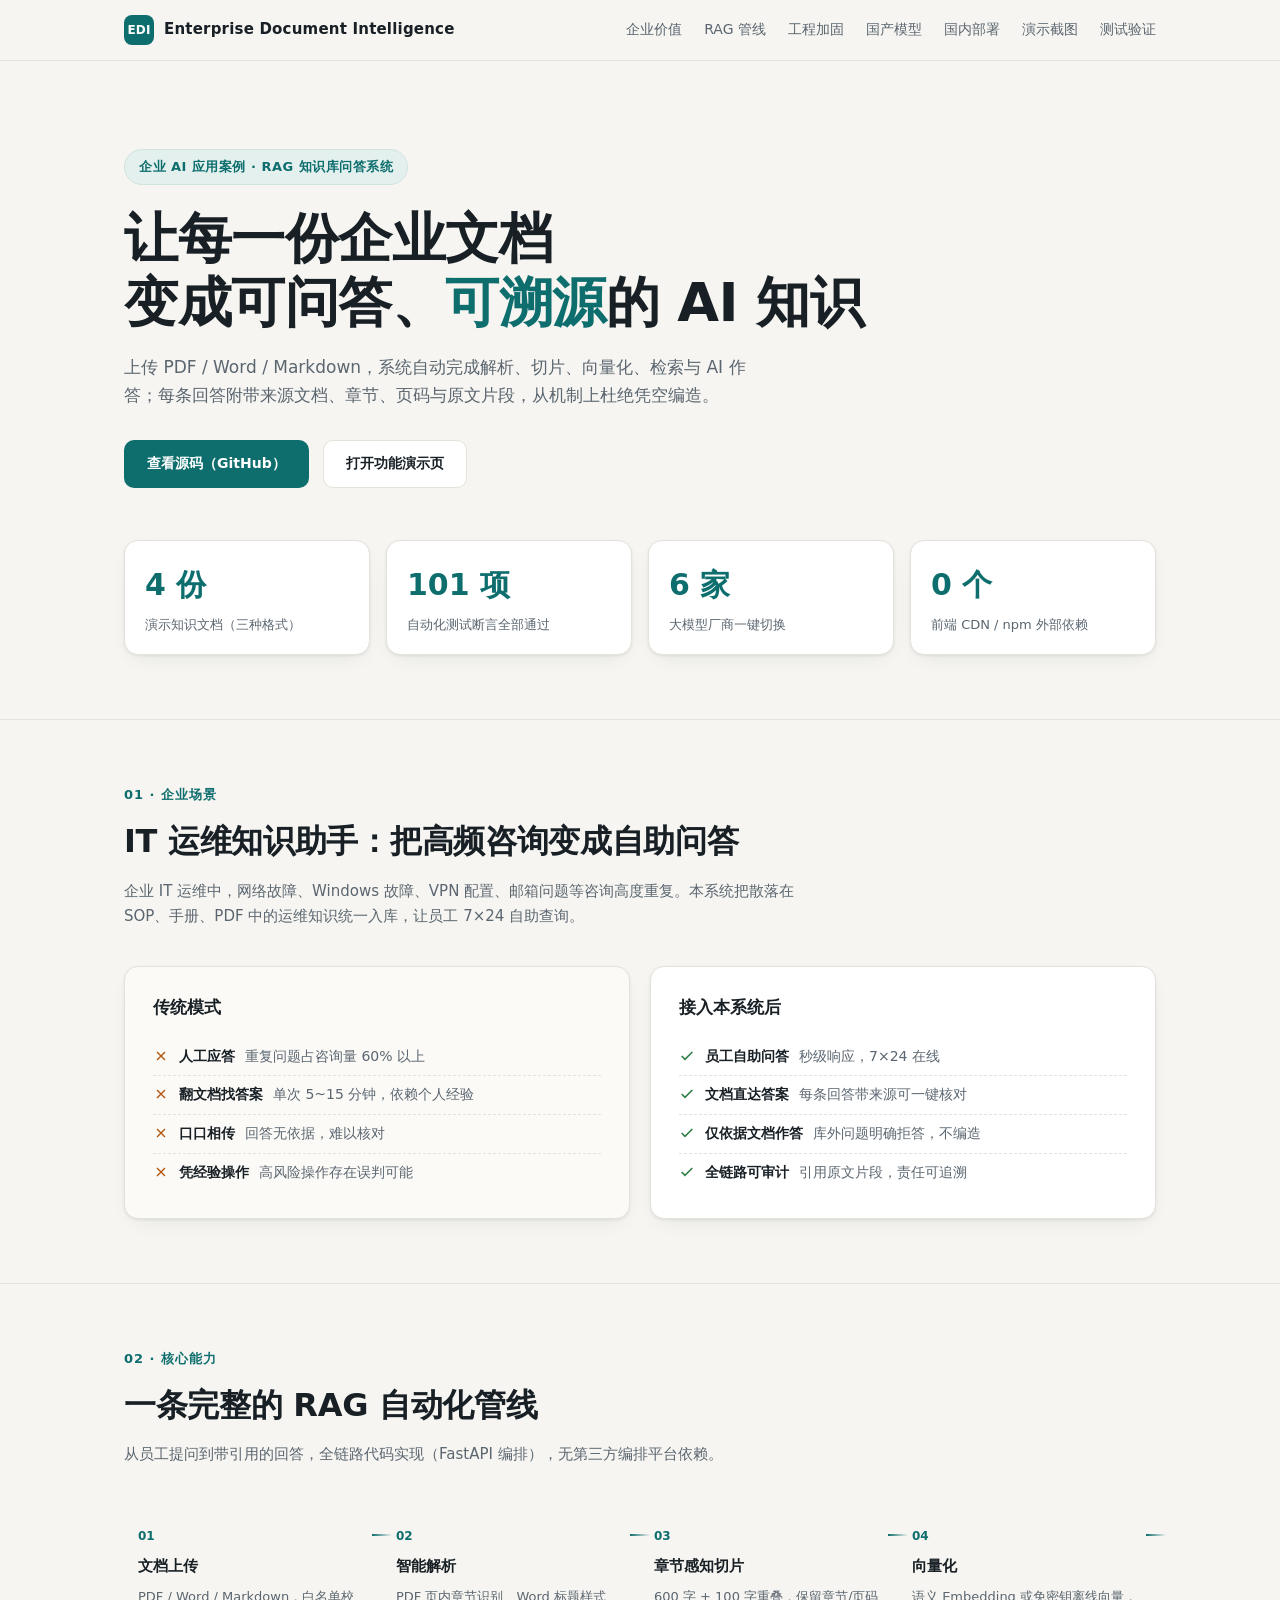
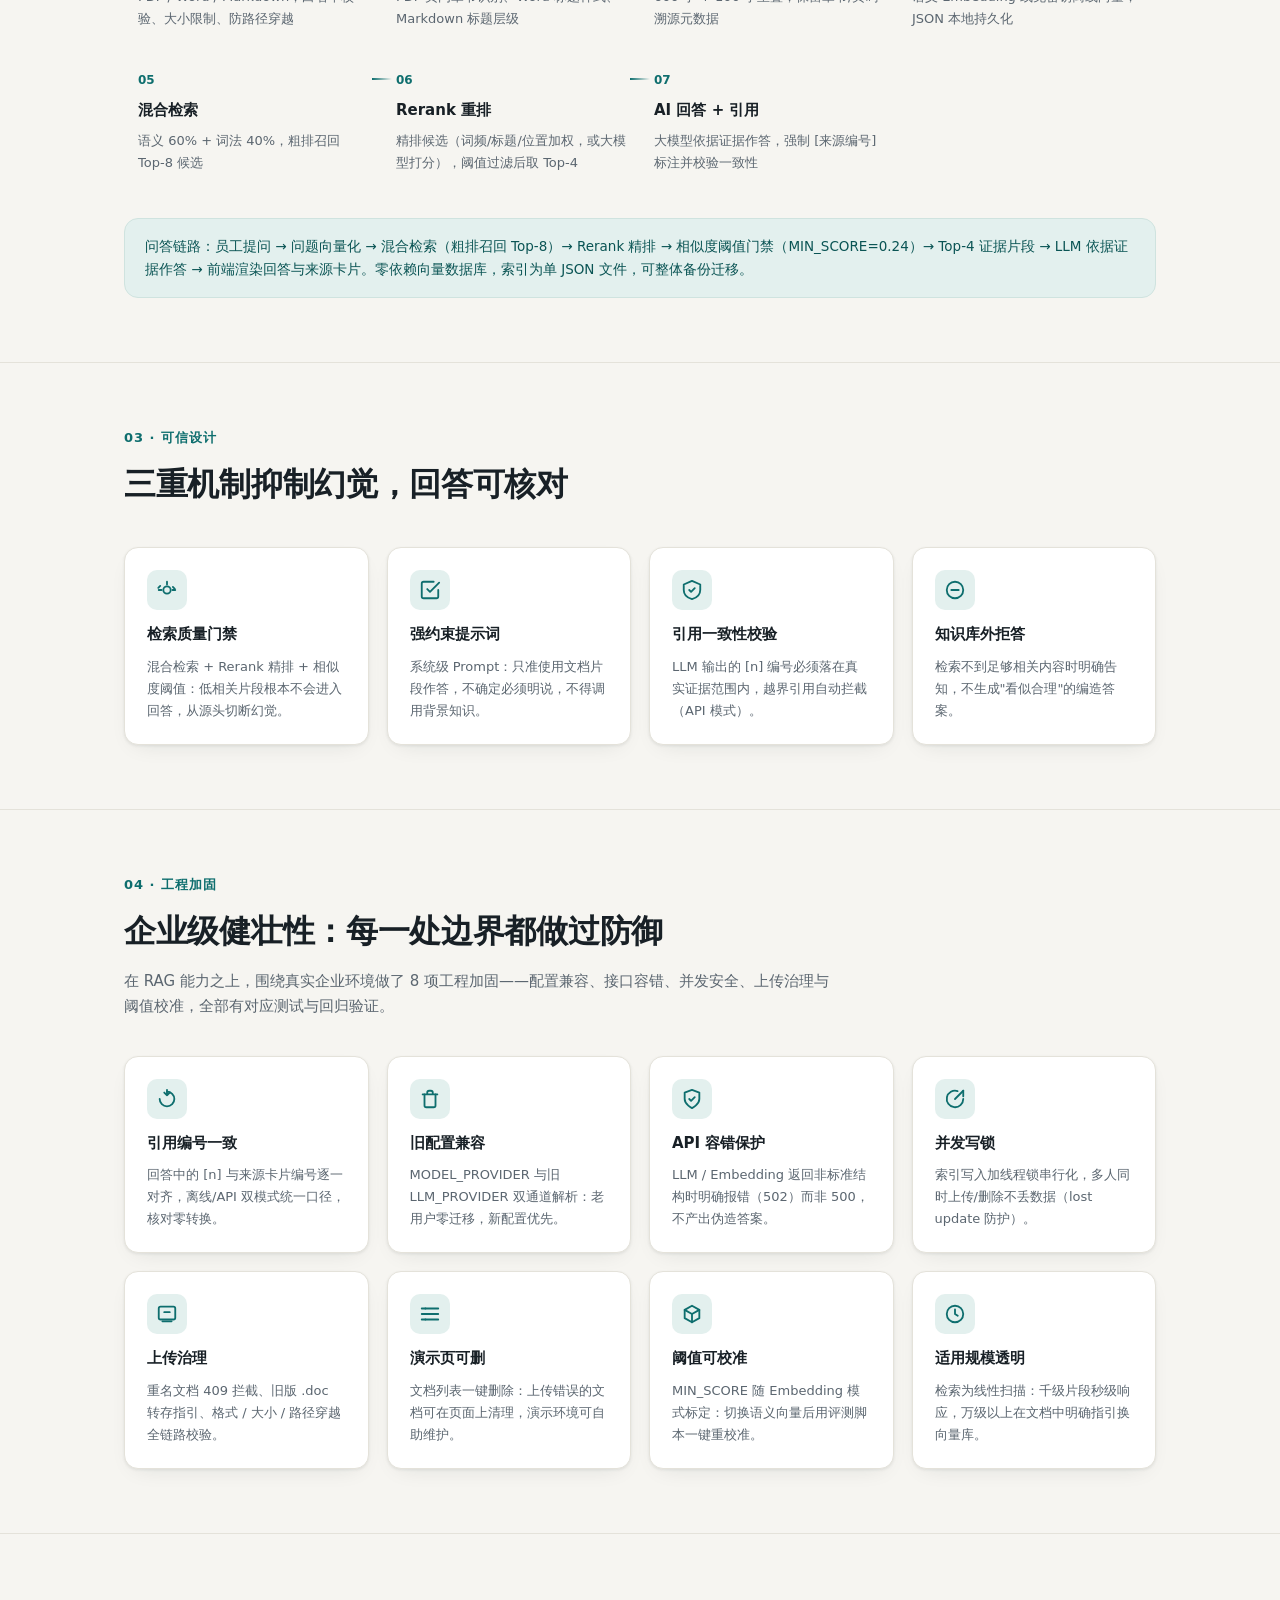
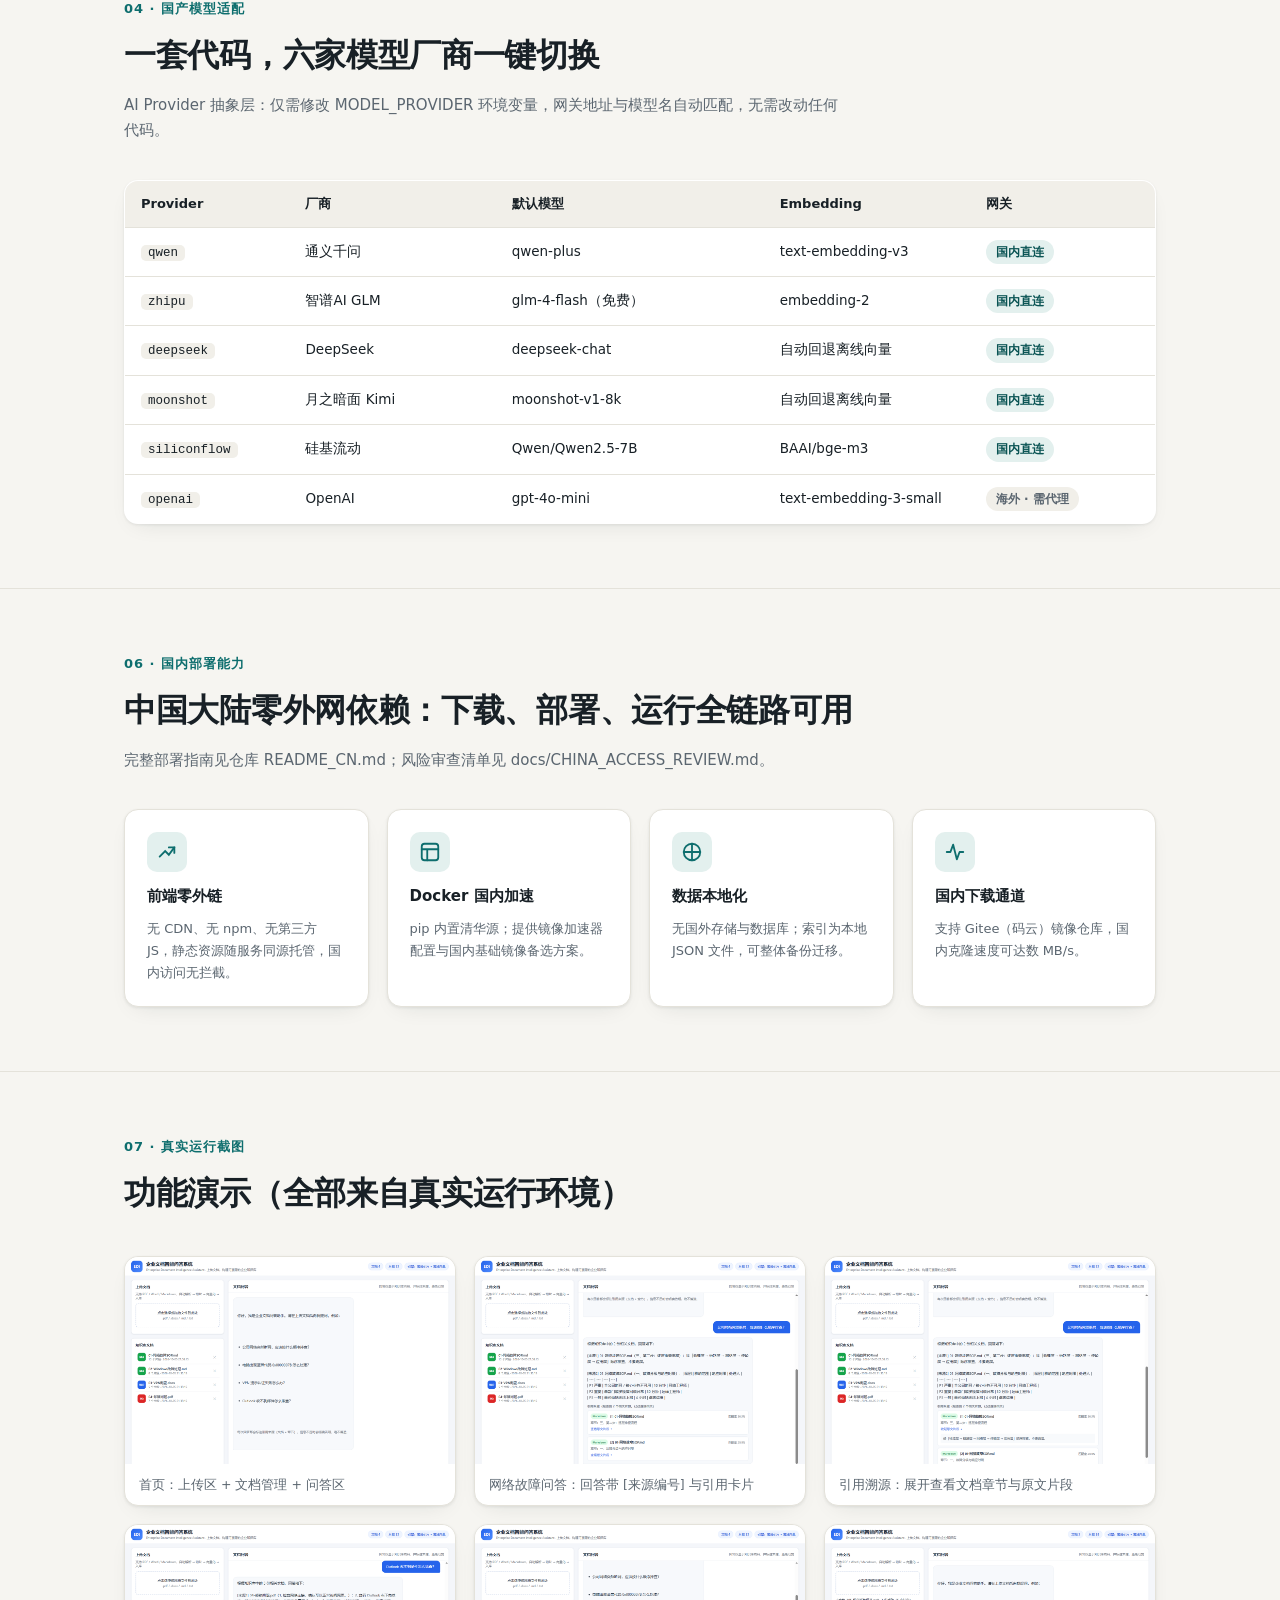
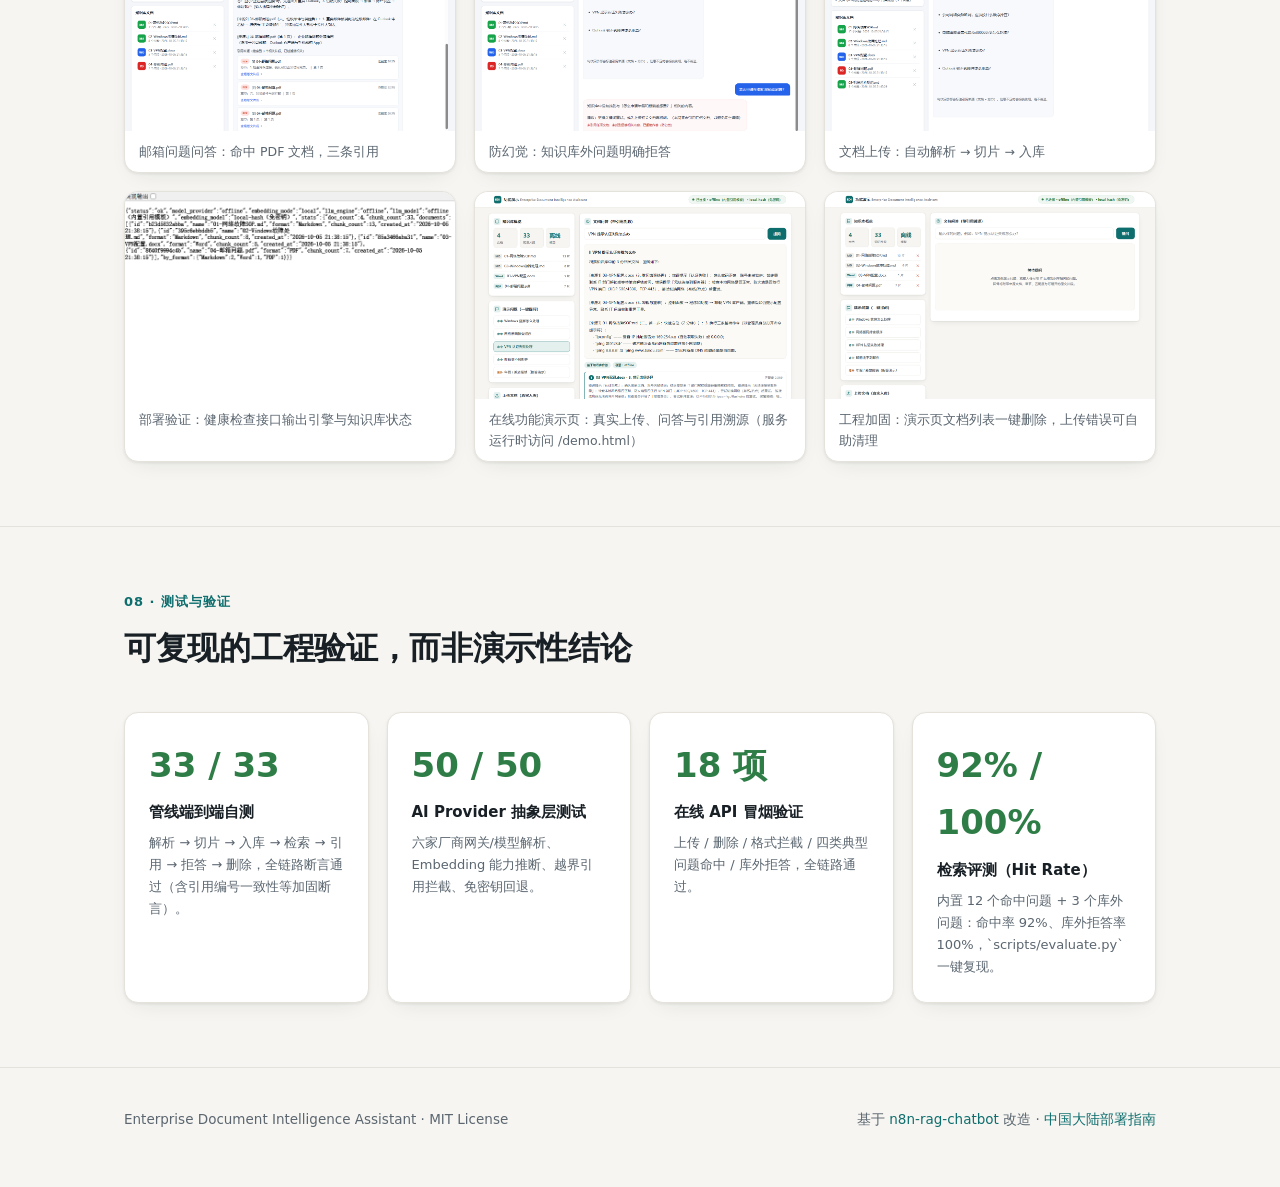
<file: static/showcase.html>
<!DOCTYPE html>
<html lang="zh-CN">
<head>
<meta charset="UTF-8" />
<meta name="viewport" content="width=device-width, initial-scale=1.0" />
<title>Enterprise Document Intelligence Assistant · 企业 AI 应用案例</title>
<link rel="icon" href="data:image/svg+xml,%3Csvg xmlns='http://www.w3.org/2000/svg' viewBox='0 0 32 32'%3E%3Crect width='32' height='32' rx='7' fill='%230E6E6E'/%3E%3Ctext x='16' y='22' font-size='14' font-family='sans-serif' font-weight='700' fill='white' text-anchor='middle'%3EEDI%3C/text%3E%3C/svg%3E" />
<link rel="stylesheet" href="https://miaoda.feishu.cn/fonts/css2?family=Noto+Sans+SC:wght@300;400;500;600;700;800&display=swap" />
<style>
  :root {
    --bg: #F6F5F1;
    --surface: #FFFFFF;
    --ink: #182026;
    --muted: #5B6670;
    --line: #E4E2DA;
    --accent: #0E6E6E;
    --accent-deep: #0A5454;
    --accent-soft: #E3F0EE;
    --ok: #2F7D46;
    --warn: #B45309;
    --radius: 14px;
    --shadow: 0 1px 3px rgba(24,32,38,.08), 0 8px 24px -12px rgba(24,32,38,.14);
  }
  * { margin: 0; padding: 0; box-sizing: border-box; }
  html { scroll-behavior: smooth; }
  body {
    font-family: "Noto Sans SC", "PingFang SC", "Microsoft YaHei", system-ui, sans-serif;
    background: var(--bg);
    color: var(--ink);
    line-height: 1.7;
    font-size: 15px;
    -webkit-font-smoothing: antialiased;
  }
  a { color: var(--accent); text-decoration: none; }
  a:hover { text-decoration: underline; }
  .wrap { max-width: 1080px; margin: 0 auto; padding: 0 24px; }

  /* ---------- 顶栏 ---------- */
  header.nav {
    position: sticky; top: 0; z-index: 20;
    background: rgba(246,245,241,.92); backdrop-filter: blur(8px);
    border-bottom: 1px solid var(--line);
  }
  .nav-inner { display: flex; align-items: center; justify-content: space-between; height: 60px; }
  .brand { display: flex; align-items: center; gap: 10px; font-weight: 700; letter-spacing: .2px; }
  .brand .mark {
    width: 30px; height: 30px; border-radius: 8px; background: var(--accent);
    color: #fff; display: inline-flex; align-items: center; justify-content: center;
    font-size: 12px; font-weight: 800;
  }
  nav.links { display: flex; gap: 22px; font-size: 14px; }
  nav.links a { color: var(--muted); }
  nav.links a:hover { color: var(--accent); text-decoration: none; }

  /* ---------- Hero ---------- */
  section.hero { padding: 88px 0 64px; }
  .hero .kicker {
    display: inline-flex; align-items: center; gap: 8px;
    font-size: 13px; font-weight: 600; color: var(--accent);
    background: var(--accent-soft); border: 1px solid #CFE3DF;
    padding: 6px 14px; border-radius: 999px; letter-spacing: .5px;
  }
  .hero h1 { font-size: clamp(34px, 5vw, 54px); line-height: 1.18; font-weight: 800; margin: 22px 0 18px; letter-spacing: -.5px; }
  .hero h1 em { font-style: normal; color: var(--accent); }
  .hero .sub { font-size: 17px; color: var(--muted); max-width: 640px; }
  .hero .cta-row { display: flex; gap: 14px; margin-top: 30px; flex-wrap: wrap; }
  .btn {
    display: inline-flex; align-items: center; gap: 8px;
    padding: 11px 22px; border-radius: 10px; font-weight: 600; font-size: 14px;
    border: 1px solid transparent; cursor: pointer; transition: all .18s ease;
  }
  .btn-primary { background: var(--accent); color: #fff; }
  .btn-primary:hover { background: var(--accent-deep); text-decoration: none; }
  .btn-ghost { background: var(--surface); border-color: var(--line); color: var(--ink); }
  .btn-ghost:hover { border-color: var(--accent); color: var(--accent); text-decoration: none; }
  .hero .stats { display: grid; grid-template-columns: repeat(4, 1fr); gap: 16px; margin-top: 52px; }
  .stat {
    background: var(--surface); border: 1px solid var(--line); border-radius: var(--radius);
    padding: 18px 20px; box-shadow: var(--shadow);
  }
  .stat .num { font-size: 30px; font-weight: 800; color: var(--accent); font-variant-numeric: tabular-nums; }
  .stat .lbl { font-size: 13px; color: var(--muted); margin-top: 4px; }

  /* ---------- 通用章节 ---------- */
  section.block { padding: 64px 0; border-top: 1px solid var(--line); }
  .sec-head { margin-bottom: 36px; }
  .sec-head .no { font-size: 13px; font-weight: 700; color: var(--accent); letter-spacing: 1px; }
  .sec-head h2 { font-size: clamp(24px, 3vw, 32px); font-weight: 800; margin-top: 8px; letter-spacing: -.3px; }
  .sec-head p { color: var(--muted); margin-top: 10px; max-width: 720px; }

  /* ---------- 价值对比 ---------- */
  .compare { display: grid; grid-template-columns: 1fr 1fr; gap: 20px; }
  .card {
    background: var(--surface); border: 1px solid var(--line); border-radius: var(--radius);
    padding: 26px 28px; box-shadow: var(--shadow);
  }
  .card h3 { font-size: 17px; font-weight: 700; margin-bottom: 16px; display: flex; align-items: center; gap: 10px; }
  .card ul { list-style: none; }
  .card li { display: flex; gap: 10px; padding: 7px 0; font-size: 14px; color: var(--muted); border-bottom: 1px dashed var(--line); }
  .card li:last-child { border-bottom: none; }
  .card li strong { color: var(--ink); font-weight: 600; }
  .card.old { background: #FBFAF7; }
  .card.old li::before { content: ""; flex: none; width: 16px; height: 16px; margin-top: 3px;
    background: url('data:image/svg+xml,%3Csvg xmlns="http://www.w3.org/2000/svg" viewBox="0 0 24 24" fill="none" stroke="%23B45309" stroke-width="2"%3E%3Cpath d="M18 6 6 18M6 6l12 12"/%3E%3C/svg%3E') center/contain no-repeat; }
  .card.new li::before { content: ""; flex: none; width: 16px; height: 16px; margin-top: 3px;
    background: url('data:image/svg+xml,%3Csvg xmlns="http://www.w3.org/2000/svg" viewBox="0 0 24 24" fill="none" stroke="%232F7D46" stroke-width="2.4"%3E%3Cpath d="M20 6 9 17l-5-5"/%3E%3C/svg%3E') center/contain no-repeat; }

  /* ---------- RAG 管线流程 ---------- */
  .flow { display: grid; grid-template-columns: repeat(4, 1fr); gap: 0; margin-top: 8px; }
  .flow .step { position: relative; padding: 22px 14px 18px; }
  .flow .step .idx { font-size: 12px; font-weight: 800; color: var(--accent); }
  .flow .step h4 { font-size: 15px; font-weight: 700; margin: 8px 0 6px; }
  .flow .step p { font-size: 13px; color: var(--muted); }
  .flow .step::after {
    content: ""; position: absolute; right: -10px; top: 30px; width: 20px; height: 2px;
    background: linear-gradient(90deg, var(--accent), transparent);
  }
  .flow .step:last-child::after { display: none; }
  .pipeline-note {
    margin-top: 26px; background: var(--accent-soft); border: 1px solid #CFE3DF;
    border-radius: var(--radius); padding: 16px 20px; font-size: 13.5px; color: var(--accent-deep);
  }

  /* ---------- 防幻觉 ---------- */
  .grid4 { display: grid; grid-template-columns: repeat(4, 1fr); gap: 18px; }
  .mini { background: var(--surface); border: 1px solid var(--line); border-radius: var(--radius); padding: 22px; box-shadow: var(--shadow); }
  .mini h4 { font-size: 15px; font-weight: 700; margin: 12px 0 8px; }
  .mini p { font-size: 13px; color: var(--muted); }
  .mini .ic { width: 40px; height: 40px; border-radius: 10px; display: inline-flex; align-items: center; justify-content: center; background: var(--accent-soft); }

  /* ---------- 表格 ---------- */
  table { width: 100%; border-collapse: collapse; table-layout: fixed; background: var(--surface); border: 1px solid var(--line); border-radius: var(--radius); overflow: hidden; box-shadow: var(--shadow); }
  thead th { background: #F1EFE9; text-align: left; font-size: 13px; font-weight: 700; padding: 12px 16px; border-bottom: 1px solid var(--line); }
  tbody td { padding: 12px 16px; font-size: 13.5px; border-bottom: 1px solid var(--line); vertical-align: top; }
  tbody tr:last-child td { border-bottom: none; }
  td .mono { font-family: Consolas, "Courier New", monospace; font-size: 12.5px; background: #F1EFE9; border-radius: 5px; padding: 1px 7px; }
  .pill { display: inline-block; font-size: 12px; font-weight: 600; padding: 2px 10px; border-radius: 999px; background: var(--accent-soft); color: var(--accent-deep); }
  .pill.off { background: #F1EFE9; color: var(--muted); }

  /* ---------- 截图画廊 ---------- */
  .gallery { display: grid; grid-template-columns: repeat(3, 1fr); gap: 18px; }
  .shot { border: 1px solid var(--line); border-radius: var(--radius); overflow: hidden; background: var(--surface); box-shadow: var(--shadow); }
  .shot img { width: 100%; display: block; aspect-ratio: 16/10; object-fit: cover; object-position: top; }
  .shot .cap { padding: 10px 14px; font-size: 12.5px; color: var(--muted); }

  /* ---------- 测试指标 ---------- */
  .tests { display: grid; grid-template-columns: repeat(4, 1fr); gap: 18px; }
  .tcard { background: var(--surface); border: 1px solid var(--line); border-radius: var(--radius); padding: 24px; box-shadow: var(--shadow); }
  .tcard .rate { font-size: 34px; font-weight: 800; color: var(--ok); font-variant-numeric: tabular-nums; }
  .tcard .name { font-weight: 700; margin-top: 6px; }
  .tcard .desc { font-size: 13px; color: var(--muted); margin-top: 6px; }

  /* ---------- Footer ---------- */
  footer { border-top: 1px solid var(--line); padding: 40px 0 56px; color: var(--muted); font-size: 13.5px; }
  footer .wrap { display: flex; justify-content: space-between; gap: 20px; flex-wrap: wrap; }
  footer a { color: var(--accent); }

  /* ---------- Toast ---------- */
  #toast {
    position: fixed; left: 50%; bottom: 32px; transform: translateX(-50%) translateY(20px);
    background: var(--ink); color: #fff; padding: 12px 22px; border-radius: 10px;
    font-size: 13.5px; opacity: 0; pointer-events: none; transition: all .25s ease; z-index: 99;
    max-width: 86vw;
  }
  #toast.show { opacity: 1; transform: translateX(-50%) translateY(0); }

  /* ---------- 响应式 ---------- */
  @media (max-width: 900px) {
    body { font-size: 16px; }
    .hero .stats { grid-template-columns: repeat(2, 1fr); }
    .flow { grid-template-columns: repeat(2, 1fr); }
    .flow .step::after { display: none; }
    .flow .step p { font-size: 14px; }
    .mini p { font-size: 14px; }
    .card li { font-size: 15px; }
    .grid4 { grid-template-columns: repeat(2, 1fr); }
    .gallery { grid-template-columns: repeat(2, 1fr); }
    .tests { grid-template-columns: repeat(2, 1fr); }
    .compare { grid-template-columns: 1fr; }
    nav.links { display: none; }
    /* 窄屏表格改横向滚动，避免列挤压重叠 */
    .wrap > table { display: block; overflow-x: auto; white-space: nowrap; }
  }
  @media (max-width: 560px) {
    .grid4 { grid-template-columns: 1fr; }
    .gallery { grid-template-columns: 1fr; }
    .tests { grid-template-columns: 1fr; }
    .hero { padding: 60px 0 44px; }
  }
  @media (prefers-reduced-motion: reduce) {
    html { scroll-behavior: auto; }
  }
</style>
</head>
<body>

<!-- ===== 顶栏 ===== -->
<header class="nav">
  <div class="wrap nav-inner">
    <div class="brand"><span class="mark">EDI</span> Enterprise Document Intelligence</div>
    <nav class="links">
      <a href="#value">企业价值</a>
      <a href="#pipeline">RAG 管线</a>
      <a href="#hardening">工程加固</a>
      <a href="#models">国产模型</a>
      <a href="#deploy">国内部署</a>
      <a href="#gallery">演示截图</a>
      <a href="#tests">测试验证</a>
    </nav>
  </div>
</header>

<!-- ===== Hero ===== -->
<section class="hero">
  <div class="wrap">
    <span class="kicker">企业 AI 应用案例 · RAG 知识库问答系统</span>
    <h1>让每一份企业文档<br />变成可问答、<em>可溯源</em>的 AI 知识</h1>
    <p class="sub">上传 PDF / Word / Markdown，系统自动完成解析、切片、向量化、检索与 AI 作答；每条回答附带来源文档、章节、页码与原文片段，从机制上杜绝凭空编造。</p>
    <div class="cta-row">
      <a class="btn btn-primary" href="https://github.com/xingjianlu573-dot/qiyewengdiangznkwengda" target="_blank" rel="noopener">
        查看源码（GitHub）
      </a>
      <button class="btn btn-ghost" id="btn-demo">打开功能演示页</button>
    </div>
    <div class="stats">
      <div class="stat"><div class="num">4 份</div><div class="lbl">演示知识文档（三种格式）</div></div>
      <div class="stat"><div class="num">101 项</div><div class="lbl">自动化测试断言全部通过</div></div>
      <div class="stat"><div class="num">6 家</div><div class="lbl">大模型厂商一键切换</div></div>
      <div class="stat"><div class="num">0 个</div><div class="lbl">前端 CDN / npm 外部依赖</div></div>
    </div>
  </div>
</section>

<!-- ===== 企业价值 ===== -->
<section class="block" id="value">
  <div class="wrap">
    <div class="sec-head">
      <div class="no">01 · 企业场景</div>
      <h2>IT 运维知识助手：把高频咨询变成自助问答</h2>
      <p>企业 IT 运维中，网络故障、Windows 故障、VPN 配置、邮箱问题等咨询高度重复。本系统把散落在 SOP、手册、PDF 中的运维知识统一入库，让员工 7×24 自助查询。</p>
    </div>
    <div class="compare">
      <div class="card old">
        <h3>传统模式</h3>
        <ul>
          <li><strong>人工应答</strong> 重复问题占咨询量 60% 以上</li>
          <li><strong>翻文档找答案</strong> 单次 5~15 分钟，依赖个人经验</li>
          <li><strong>口口相传</strong> 回答无依据，难以核对</li>
          <li><strong>凭经验操作</strong> 高风险操作存在误判可能</li>
        </ul>
      </div>
      <div class="card new">
        <h3>接入本系统后</h3>
        <ul>
          <li><strong>员工自助问答</strong> 秒级响应，7×24 在线</li>
          <li><strong>文档直达答案</strong> 每条回答带来源可一键核对</li>
          <li><strong>仅依据文档作答</strong> 库外问题明确拒答，不编造</li>
          <li><strong>全链路可审计</strong> 引用原文片段，责任可追溯</li>
        </ul>
      </div>
    </div>
  </div>
</section>

<!-- ===== RAG 管线 ===== -->
<section class="block" id="pipeline">
  <div class="wrap">
    <div class="sec-head">
      <div class="no">02 · 核心能力</div>
      <h2>一条完整的 RAG 自动化管线</h2>
      <p>从员工提问到带引用的回答，全链路代码实现（FastAPI 编排），无第三方编排平台依赖。</p>
    </div>
    <div class="flow">
      <div class="step"><div class="idx">01</div><h4>文档上传</h4><p>PDF / Word / Markdown，白名单校验、大小限制、防路径穿越</p></div>
      <div class="step"><div class="idx">02</div><h4>智能解析</h4><p>PDF 页内章节识别、Word 标题样式、Markdown 标题层级</p></div>
      <div class="step"><div class="idx">03</div><h4>章节感知切片</h4><p>600 字 + 100 字重叠，保留章节/页码溯源元数据</p></div>
      <div class="step"><div class="idx">04</div><h4>向量化</h4><p>语义 Embedding 或免密钥离线向量，JSON 本地持久化</p></div>
      <div class="step"><div class="idx">05</div><h4>混合检索</h4><p>语义 60% + 词法 40%，粗排召回 Top-8 候选</p></div>
      <div class="step"><div class="idx">06</div><h4>Rerank 重排</h4><p>精排候选（词频/标题/位置加权，或大模型打分），阈值过滤后取 Top-4</p></div>
      <div class="step"><div class="idx">07</div><h4>AI 回答 + 引用</h4><p>大模型依据证据作答，强制 [来源编号] 标注并校验一致性</p></div>
    </div>
    <div class="pipeline-note">问答链路：员工提问 → 问题向量化 → 混合检索（粗排召回 Top-8）→ Rerank 精排 → 相似度阈值门禁（MIN_SCORE=0.24）→ Top-4 证据片段 → LLM 依据证据作答 → 前端渲染回答与来源卡片。零依赖向量数据库，索引为单 JSON 文件，可整体备份迁移。</div>
  </div>
</section>

<!-- ===== 防幻觉 ===== -->
<section class="block">
  <div class="wrap">
    <div class="sec-head">
      <div class="no">03 · 可信设计</div>
      <h2>三重机制抑制幻觉，回答可核对</h2>
    </div>
    <div class="grid4">
      <div class="mini">
        <span class="ic"><svg width="22" height="22" viewBox="0 0 24 24" fill="none" stroke="#0E6E6E" stroke-width="2" stroke-linecap="round"><path d="M12 3v3m6.4 2.6 2.1 2.1M21 12h-3M4.6 7.6 2.5 9.7M3 12h3"/><circle cx="12" cy="12" r="4"/></svg></span>
        <h4>检索质量门禁</h4>
        <p>混合检索 + Rerank 精排 + 相似度阈值：低相关片段根本不会进入回答，从源头切断幻觉。</p>
      </div>
      <div class="mini">
        <span class="ic"><svg width="22" height="22" viewBox="0 0 24 24" fill="none" stroke="#0E6E6E" stroke-width="2" stroke-linecap="round" stroke-linejoin="round"><path d="M9 11l3 3L22 4"/><path d="M21 12v7a2 2 0 0 1-2 2H5a2 2 0 0 1-2-2V5a2 2 0 0 1 2-2h11"/></svg></span>
        <h4>强约束提示词</h4>
        <p>系统级 Prompt：只准使用文档片段作答，不确定必须明说，不得调用背景知识。</p>
      </div>
      <div class="mini">
        <span class="ic"><svg width="22" height="22" viewBox="0 0 24 24" fill="none" stroke="#0E6E6E" stroke-width="2" stroke-linecap="round" stroke-linejoin="round"><path d="M12 2 3 6v6c0 5 3.8 8.5 9 10 5.2-1.5 9-5 9-10V6z"/><path d="M9 12l2 2 4-4"/></svg></span>
        <h4>引用一致性校验</h4>
        <p>LLM 输出的 [n] 编号必须落在真实证据范围内，越界引用自动拦截（API 模式）。</p>
      </div>
      <div class="mini">
        <span class="ic"><svg width="22" height="22" viewBox="0 0 24 24" fill="none" stroke="#0E6E6E" stroke-width="2" stroke-linecap="round" stroke-linejoin="round"><circle cx="12" cy="12" r="9"/><path d="M8 12h8"/></svg></span>
        <h4>知识库外拒答</h4>
        <p>检索不到足够相关内容时明确告知，不生成"看似合理"的编造答案。</p>
      </div>
    </div>
  </div>
</section>

<!-- ===== 工程加固 ===== -->
<section class="block" id="hardening">
  <div class="wrap">
    <div class="sec-head">
      <div class="no">04 · 工程加固</div>
      <h2>企业级健壮性：每一处边界都做过防御</h2>
      <p>在 RAG 能力之上，围绕真实企业环境做了 8 项工程加固——配置兼容、接口容错、并发安全、上传治理与阈值校准，全部有对应测试与回归验证。</p>
    </div>
    <div class="grid4">
      <div class="mini">
        <span class="ic"><svg width="22" height="22" viewBox="0 0 24 24" fill="none" stroke="#0E6E6E" stroke-width="2" stroke-linecap="round" stroke-linejoin="round"><path d="M12 2v6m0 0 3-3m-3 3L9 5"/><path d="M4 12a8 8 0 1 0 16 0 8 8 0 0 0-8-8"/></svg></span>
        <h4>引用编号一致</h4>
        <p>回答中的 [n] 与来源卡片编号逐一对齐，离线/API 双模式统一口径，核对零转换。</p>
      </div>
      <div class="mini">
        <span class="ic"><svg width="22" height="22" viewBox="0 0 24 24" fill="none" stroke="#0E6E6E" stroke-width="2" stroke-linecap="round" stroke-linejoin="round"><path d="M4 7h16M9 7V5a2 2 0 0 1 2-2h2a2 2 0 0 1 2 2v2"/><path d="M6 7v12a2 2 0 0 0 2 2h8a2 2 0 0 0 2-2V7"/></svg></span>
        <h4>旧配置兼容</h4>
        <p>MODEL_PROVIDER 与旧 LLM_PROVIDER 双通道解析：老用户零迁移，新配置优先。</p>
      </div>
      <div class="mini">
        <span class="ic"><svg width="22" height="22" viewBox="0 0 24 24" fill="none" stroke="#0E6E6E" stroke-width="2" stroke-linecap="round" stroke-linejoin="round"><path d="M12 22s8-4 8-10V5l-8-3-8 3v7c0 6 8 10 8 10z"/><path d="M9 12l2 2 4-4"/></svg></span>
        <h4>API 容错保护</h4>
        <p>LLM / Embedding 返回非标准结构时明确报错（502）而非 500，不产出伪造答案。</p>
      </div>
      <div class="mini">
        <span class="ic"><svg width="22" height="22" viewBox="0 0 24 24" fill="none" stroke="#0E6E6E" stroke-width="2" stroke-linecap="round" stroke-linejoin="round"><path d="M21 12a9 9 0 1 1-6.2-8.6"/><path d="M21 3l-9 9"/><path d="M21 3v6"/></svg></span>
        <h4>并发写锁</h4>
        <p>索引写入加线程锁串行化，多人同时上传/删除不丢数据（lost update 防护）。</p>
      </div>
      <div class="mini">
        <span class="ic"><svg width="22" height="22" viewBox="0 0 24 24" fill="none" stroke="#0E6E6E" stroke-width="2" stroke-linecap="round" stroke-linejoin="round"><rect x="3" y="4" width="18" height="14" rx="2"/><path d="M7 20h10"/><path d="M9 10h6"/></svg></span>
        <h4>上传治理</h4>
        <p>重名文档 409 拦截、旧版 .doc 转存指引、格式 / 大小 / 路径穿越全链路校验。</p>
      </div>
      <div class="mini">
        <span class="ic"><svg width="22" height="22" viewBox="0 0 24 24" fill="none" stroke="#0E6E6E" stroke-width="2" stroke-linecap="round" stroke-linejoin="round"><path d="M3 6h18M3 12h18M3 18h18"/><path d="M7 6v.01M7 12v.01M7 18v.01"/></svg></span>
        <h4>演示页可删</h4>
        <p>文档列表一键删除：上传错误的文档可在页面上清理，演示环境可自助维护。</p>
      </div>
      <div class="mini">
        <span class="ic"><svg width="22" height="22" viewBox="0 0 24 24" fill="none" stroke="#0E6E6E" stroke-width="2" stroke-linecap="round" stroke-linejoin="round"><path d="M12 3l8 4.5v9L12 21l-8-4.5v-9z"/><path d="M12 12l8-4.5M12 12v9M12 12L4 7.5"/></svg></span>
        <h4>阈值可校准</h4>
        <p>MIN_SCORE 随 Embedding 模式标定：切换语义向量后用评测脚本一键重校准。</p>
      </div>
      <div class="mini">
        <span class="ic"><svg width="22" height="22" viewBox="0 0 24 24" fill="none" stroke="#0E6E6E" stroke-width="2" stroke-linecap="round" stroke-linejoin="round"><circle cx="12" cy="12" r="9"/><path d="M12 7v5l3 2"/></svg></span>
        <h4>适用规模透明</h4>
        <p>检索为线性扫描：千级片段秒级响应，万级以上在文档中明确指引换向量库。</p>
      </div>
    </div>
  </div>
</section>

<!-- ===== 国产模型 ===== -->
<section class="block" id="models">
  <div class="wrap">
    <div class="sec-head">
      <div class="no">04 · 国产模型适配</div>
      <h2>一套代码，六家模型厂商一键切换</h2>
      <p>AI Provider 抽象层：仅需修改 <span class="mono">MODEL_PROVIDER</span> 环境变量，网关地址与模型名自动匹配，无需改动任何代码。</p>
    </div>
    <table>
      <colgroup><col style="width:16%"><col style="width:20%"><col style="width:26%"><col style="width:20%"><col style="width:18%"></colgroup>
      <thead><tr><th>Provider</th><th>厂商</th><th>默认模型</th><th>Embedding</th><th>网关</th></tr></thead>
      <tbody>
        <tr><td><span class="mono">qwen</span></td><td>通义千问</td><td>qwen-plus</td><td>text-embedding-v3</td><td><span class="pill">国内直连</span></td></tr>
        <tr><td><span class="mono">zhipu</span></td><td>智谱AI GLM</td><td>glm-4-flash（免费）</td><td>embedding-2</td><td><span class="pill">国内直连</span></td></tr>
        <tr><td><span class="mono">deepseek</span></td><td>DeepSeek</td><td>deepseek-chat</td><td>自动回退离线向量</td><td><span class="pill">国内直连</span></td></tr>
        <tr><td><span class="mono">moonshot</span></td><td>月之暗面 Kimi</td><td>moonshot-v1-8k</td><td>自动回退离线向量</td><td><span class="pill">国内直连</span></td></tr>
        <tr><td><span class="mono">siliconflow</span></td><td>硅基流动</td><td>Qwen/Qwen2.5-7B</td><td>BAAI/bge-m3</td><td><span class="pill">国内直连</span></td></tr>
        <tr><td><span class="mono">openai</span></td><td>OpenAI</td><td>gpt-4o-mini</td><td>text-embedding-3-small</td><td><span class="pill off">海外 · 需代理</span></td></tr>
      </tbody>
    </table>
  </div>
</section>

<!-- ===== 国内部署 ===== -->
<section class="block" id="deploy">
  <div class="wrap">
    <div class="sec-head">
      <div class="no">06 · 国内部署能力</div>
      <h2>中国大陆零外网依赖：下载、部署、运行全链路可用</h2>
      <p>完整部署指南见仓库 <span class="mono">README_CN.md</span>；风险审查清单见 <span class="mono">docs/CHINA_ACCESS_REVIEW.md</span>。</p>
    </div>
    <div class="grid4">
      <div class="mini">
        <span class="ic"><svg width="22" height="22" viewBox="0 0 24 24" fill="none" stroke="#0E6E6E" stroke-width="2" stroke-linecap="round"><path d="M4 17l6-6 4 4 6-8"/><path d="M14 7h6v6"/></svg></span>
        <h4>前端零外链</h4>
        <p>无 CDN、无 npm、无第三方 JS，静态资源随服务同源托管，国内访问无拦截。</p>
      </div>
      <div class="mini">
        <span class="ic"><svg width="22" height="22" viewBox="0 0 24 24" fill="none" stroke="#0E6E6E" stroke-width="2" stroke-linecap="round" stroke-linejoin="round"><rect x="3" y="3" width="18" height="18" rx="3"/><path d="M3 9h18M9 21V9"/></svg></span>
        <h4>Docker 国内加速</h4>
        <p>pip 内置清华源；提供镜像加速器配置与国内基础镜像备选方案。</p>
      </div>
      <div class="mini">
        <span class="ic"><svg width="22" height="22" viewBox="0 0 24 24" fill="none" stroke="#0E6E6E" stroke-width="2" stroke-linecap="round" stroke-linejoin="round"><path d="M12 3v18M3 12h18"/><circle cx="12" cy="12" r="9"/></svg></span>
        <h4>数据本地化</h4>
        <p>无国外存储与数据库；索引为本地 JSON 文件，可整体备份迁移。</p>
      </div>
      <div class="mini">
        <span class="ic"><svg width="22" height="22" viewBox="0 0 24 24" fill="none" stroke="#0E6E6E" stroke-width="2" stroke-linecap="round" stroke-linejoin="round"><path d="M3 12h4l3-8 4 16 3-8h4"/></svg></span>
        <h4>国内下载通道</h4>
        <p>支持 Gitee（码云）镜像仓库，国内克隆速度可达数 MB/s。</p>
      </div>
    </div>
  </div>
</section>

<!-- ===== 演示截图 ===== -->
<section class="block" id="gallery">
  <div class="wrap">
    <div class="sec-head">
      <div class="no">07 · 真实运行截图</div>
      <h2>功能演示（全部来自真实运行环境）</h2>
    </div>
    <div class="gallery">
      <figure class="shot"><img src="screenshots/01-home.png" alt="系统首页与知识库概览" loading="lazy" /><figcaption class="cap">首页：上传区 + 文档管理 + 问答区</figcaption></figure>
      <figure class="shot"><img src="screenshots/02-chat-answer-network.png" alt="网络故障问答带引用卡片" loading="lazy" /><figcaption class="cap">网络故障问答：回答带 [来源编号] 与引用卡片</figcaption></figure>
      <figure class="shot"><img src="screenshots/03-citation-source.png" alt="引用原文片段展开" loading="lazy" /><figcaption class="cap">引用溯源：展开查看文档章节与原文片段</figcaption></figure>
      <figure class="shot"><img src="screenshots/04-chat-answer-mail.png" alt="Outlook 邮箱问题问答" loading="lazy" /><figcaption class="cap">邮箱问题问答：命中 PDF 文档，三条引用</figcaption></figure>
      <figure class="shot"><img src="screenshots/05-hallucination-rejection.png" alt="库外问题拒答演示" loading="lazy" /><figcaption class="cap">防幻觉：知识库外问题明确拒答</figcaption></figure>
      <figure class="shot"><img src="screenshots/06-upload-document.png" alt="文档上传入库演示" loading="lazy" /><figcaption class="cap">文档上传：自动解析 → 切片 → 入库</figcaption></figure>
      <figure class="shot"><img src="screenshots/07-deploy-health.png" alt="部署健康检查接口" loading="lazy" /><figcaption class="cap">部署验证：健康检查接口输出引擎与知识库状态</figcaption></figure>
      <figure class="shot"><img src="screenshots/08-demo-page.png" alt="在线功能演示页" loading="lazy" /><figcaption class="cap">在线功能演示页：真实上传、问答与引用溯源（服务运行时访问 /demo.html）</figcaption></figure>
      <figure class="shot"><img src="screenshots/09-delete-button.png" alt="演示页文档删除按钮" loading="lazy" /><figcaption class="cap">工程加固：演示页文档列表一键删除，上传错误可自助清理</figcaption></figure>
    </div>
  </div>
</section>

<!-- ===== 测试验证 ===== -->
<section class="block" id="tests">
  <div class="wrap">
    <div class="sec-head">
      <div class="no">08 · 测试与验证</div>
      <h2>可复现的工程验证，而非演示性结论</h2>
    </div>
    <div class="tests">
      <div class="tcard"><div class="rate">33 / 33</div><div class="name">管线端到端自测</div><div class="desc">解析 → 切片 → 入库 → 检索 → 引用 → 拒答 → 删除，全链路断言通过（含引用编号一致性等加固断言）。</div></div>
      <div class="tcard"><div class="rate">50 / 50</div><div class="name">AI Provider 抽象层测试</div><div class="desc">六家厂商网关/模型解析、Embedding 能力推断、越界引用拦截、免密钥回退。</div></div>
      <div class="tcard"><div class="rate">18 项</div><div class="name">在线 API 冒烟验证</div><div class="desc">上传 / 删除 / 格式拦截 / 四类典型问题命中 / 库外拒答，全链路通过。</div></div>
      <div class="tcard"><div class="rate">92% / 100%</div><div class="name">检索评测（Hit Rate）</div><div class="desc">内置 12 个命中问题 + 3 个库外问题：命中率 92%、库外拒答率 100%，`scripts/evaluate.py` 一键复现。</div></div>
    </div>
  </div>
</section>

<!-- ===== Footer ===== -->
<footer>
  <div class="wrap">
    <div>Enterprise Document Intelligence Assistant · MIT License</div>
    <div>基于 <a href="https://github.com/syedshahidashiqali/n8n-rag-chatbot" target="_blank" rel="noopener">n8n-rag-chatbot</a> 改造 · <a href="README_CN.md">中国大陆部署指南</a></div>
  </div>
</footer>

<div id="toast" role="status"></div>

<script>
(function () {
  "use strict";
  var toast = document.getElementById("toast");
  var timer = null;
  function show(msg) {
    toast.textContent = msg;
    toast.classList.add("show");
    clearTimeout(timer);
    timer = setTimeout(function () { toast.classList.remove("show"); }, 4200);
  }
  document.getElementById("btn-demo").addEventListener("click", function () {
    // 服务已运行时直接进入功能演示页；否则给出运行指引（避免死链/僵尸按钮）
    if (location.protocol === "http:" && /(localhost|127\.0\.0\.1)/.test(location.host)) {
      location.href = "/demo.html";
      return;
    }
    show("功能演示页（真实操作）需本地后端：在本仓库执行 python scripts/run.py，然后访问 http://127.0.0.1:8000/demo.html 在线体验上传、问答与引用溯源；或查看仓库 static/demo.html 源码。");
  });
})();
</script>
</body>
</html>
</file>
